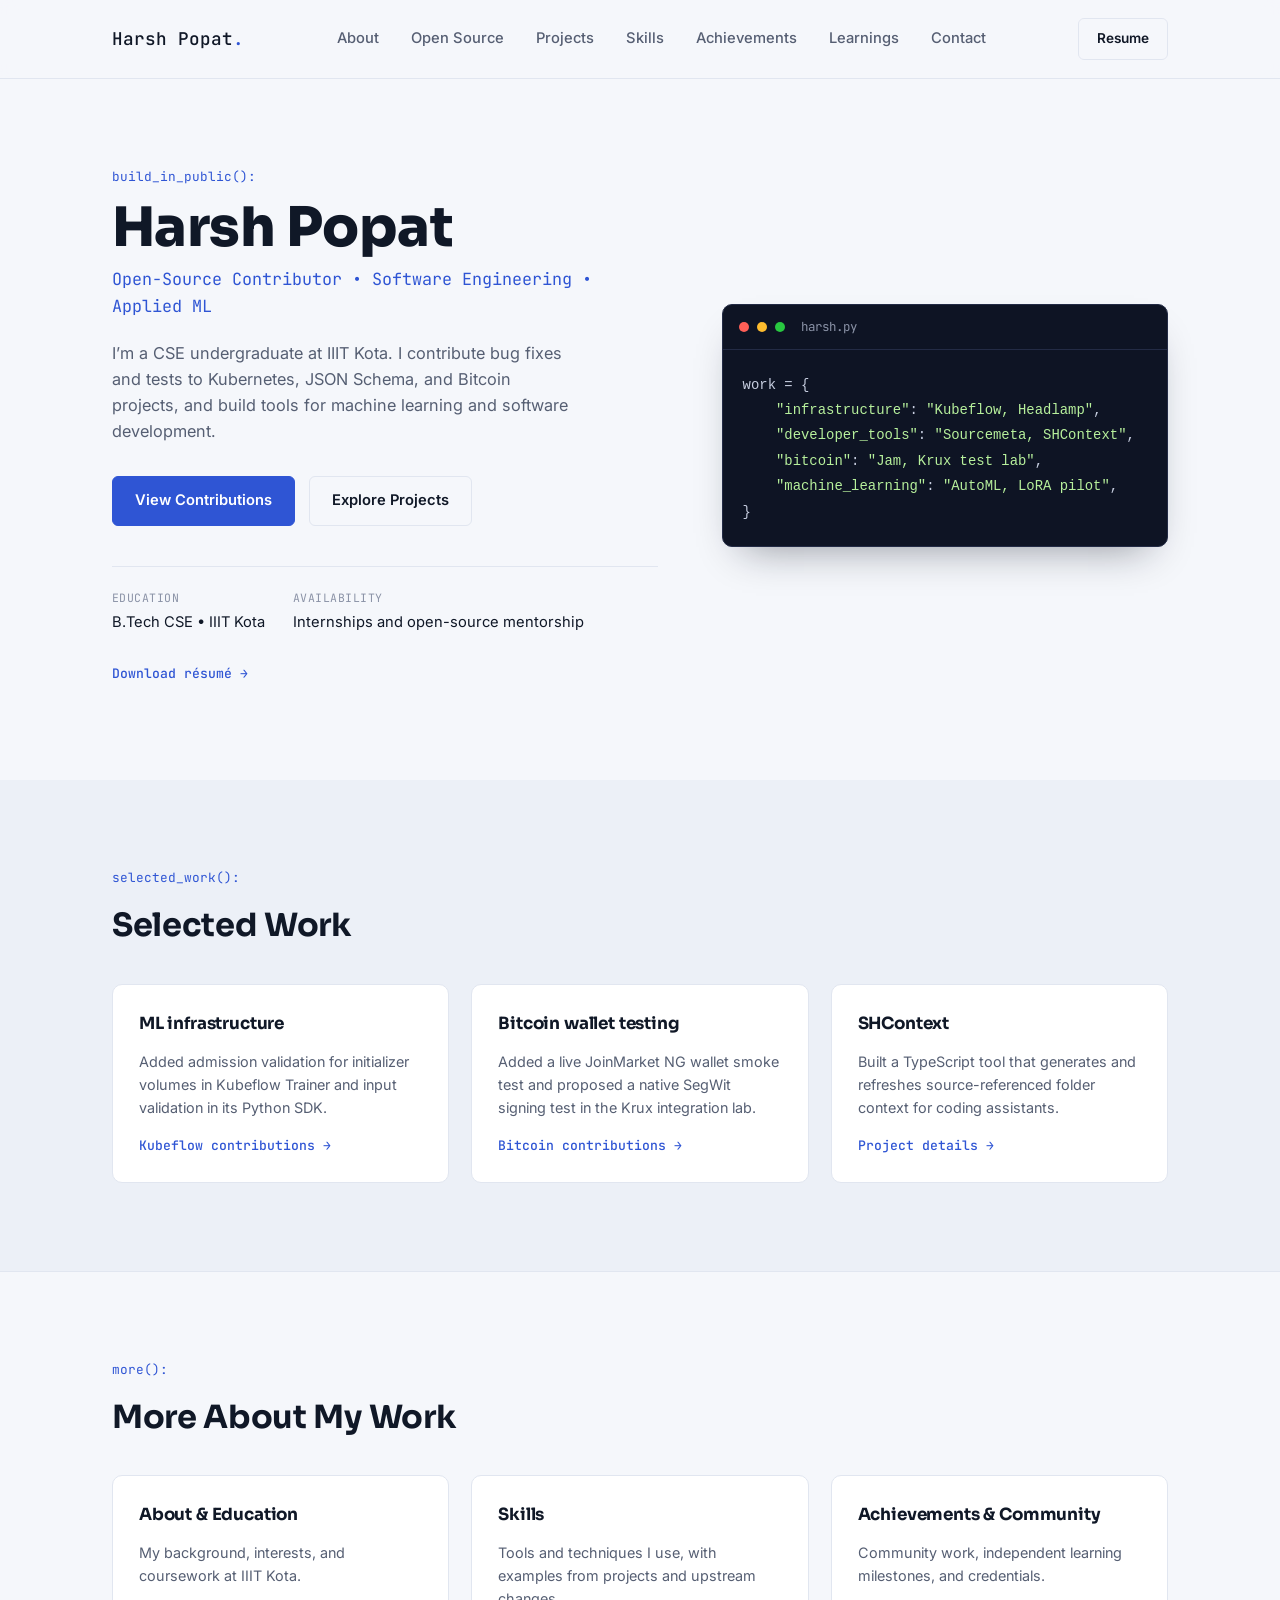
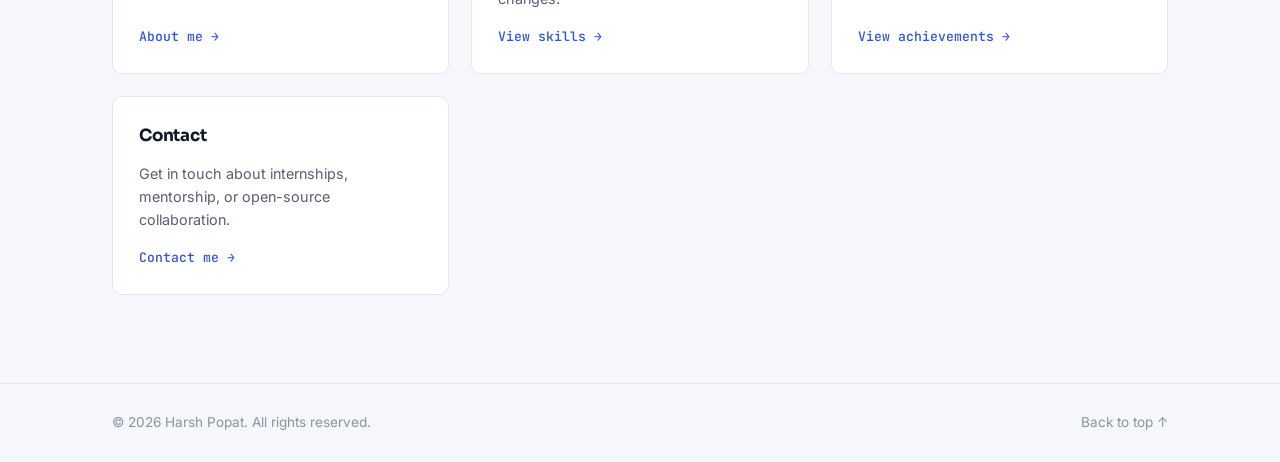
<file: index.html>
<!DOCTYPE html>
<html lang="en">
<head>
  <meta charset="UTF-8">
  <meta name="viewport" content="width=device-width, initial-scale=1.0">
  <title>Harsh Popat | Open Source, Software Engineering &amp; ML</title>
  <meta name="description" content="Harsh Popat, IIIT Kota CSE undergraduate working on open-source infrastructure, developer tools, Bitcoin software and applied machine learning.">
  <link rel="canonical" href="https://harshpopat.vercel.app/">
  <meta property="og:title" content="Harsh Popat | Open Source, Software Engineering &amp; ML">
  <meta property="og:description" content="Harsh Popat, IIIT Kota CSE undergraduate working on open-source infrastructure, developer tools, Bitcoin software and applied machine learning.">
  <meta property="og:url" content="https://harshpopat.vercel.app/">
  <meta property="og:type" content="website">
  <link rel="preconnect" href="https://fonts.googleapis.com">
  <link rel="preconnect" href="https://fonts.gstatic.com" crossorigin>
  <link href="https://fonts.googleapis.com/css2?family=Sora:wght@400;500;600;700;800&amp;family=Inter:wght@400;500;600&amp;family=JetBrains+Mono:wght@400;500&amp;display=swap" rel="stylesheet">
  <link rel="stylesheet" href="style.css">
</head>
<body>
<header class="site-header" id="top">
  <div class="header-inner">
    <a href="index.html" class="logo">Harsh Popat<span class="logo-dot">.</span></a>
    <nav class="nav" id="nav" aria-label="Main navigation">
      <a href="about.html">About</a>
      <a href="open-source.html">Open Source</a>
      <a href="projects.html">Projects</a>
      <a href="skills.html">Skills</a>
      <a href="achievements.html">Achievements</a>
      <a href="writings.html">Learnings</a>
      <a href="contact.html">Contact</a>
    </nav>
    <div class="header-actions">
      <a href="Harsh_Popat_Resume.pdf" class="btn btn-ghost" download>Resume</a>
      <button class="nav-toggle" id="navToggle" type="button" aria-label="Toggle menu" aria-expanded="false" aria-controls="nav">
        <span></span><span></span><span></span>
      </button>
    </div>
  </div>
</header>

<main>
  <section class="hero">
    <div class="hero-inner">
      <div class="hero-text">
        <p class="eyebrow">build_in_public():</p>
        <h1>Harsh Popat</h1>
        <p class="hero-role">Open-Source Contributor • Software Engineering • Applied ML</p>
        <p class="hero-desc">I’m a CSE undergraduate at IIIT Kota. I contribute bug fixes and tests to Kubernetes, JSON Schema, and Bitcoin projects, and build tools for machine learning and software development.</p>
        <div class="hero-cta">
          <a href="open-source.html" class="btn btn-primary">View Contributions</a>
          <a href="projects.html" class="btn btn-outline">Explore Projects</a>
        </div>
        <ul class="hero-meta">
          <li><span class="meta-label">Education</span> B.Tech CSE • IIIT Kota</li>
          <li><span class="meta-label">Availability</span> Internships and open-source mentorship</li>
          <li><a href="Harsh_Popat_Resume.pdf" class="project-link" download>Download résumé →</a></li>
        </ul>
      </div>
      <div class="hero-visual">
        <div class="code-card" aria-hidden="true">
          <div class="code-card-head">
            <span class="dot dot-r"></span><span class="dot dot-y"></span><span class="dot dot-g"></span>
            <span class="code-filename">harsh.py</span>
          </div>
<pre class="code-body"><code><span class="tok-var">work</span> = {
    <span class="tok-str">"infrastructure"</span>: <span class="tok-str">"Kubeflow, Headlamp"</span>,
    <span class="tok-str">"developer_tools"</span>: <span class="tok-str">"Sourcemeta, SHContext"</span>,
    <span class="tok-str">"bitcoin"</span>: <span class="tok-str">"Jam, Krux test lab"</span>,
    <span class="tok-str">"machine_learning"</span>: <span class="tok-str">"AutoML, LoRA pilot"</span>,
}</code></pre>
        </div>
      </div>
    </div>
  </section>
  <section class="section section-alt">
    <div class="section-inner">
      <p class="eyebrow">selected_work():</p>
      <h2>Selected Work</h2>
      <div class="projects-grid">
        <article class="project-card" id="experience">
          <h3>ML infrastructure</h3>
          <p>Added admission validation for initializer volumes in Kubeflow Trainer and input validation in its Python SDK.</p>
          <a class="project-link" href="open-source.html#kubeflow">Kubeflow contributions →</a>
        </article>
        <article class="project-card">
          <h3>Bitcoin wallet testing</h3>
          <p>Added a live JoinMarket NG wallet smoke test and proposed a native SegWit signing test in the Krux integration lab.</p>
          <a class="project-link" href="open-source.html#bitcoin">Bitcoin contributions →</a>
        </article>
        <article class="project-card" id="projects">
          <h3>SHContext</h3>
          <p>Built a TypeScript tool that generates and refreshes source-referenced folder context for coding assistants.</p>
          <a class="project-link" href="projects.html#shcontext">Project details →</a>
        </article>
      </div>
    </div>
  </section>
  <section class="section" id="more">
    <div class="section-inner">
      <p class="eyebrow">more():</p>
      <h2>More About My Work</h2>
      <div class="projects-grid">
        <article class="project-card" id="about">
          <h3>About &amp; Education</h3>
          <p>My background, interests, and coursework at IIIT Kota.</p>
          <a class="project-link" href="about.html">About me →</a>
        </article>
        <article class="project-card" id="skills">
          <h3>Skills</h3>
          <p>Tools and techniques I use, with examples from projects and upstream changes.</p>
          <a class="project-link" href="skills.html">View skills →</a>
        </article>
        <article class="project-card" id="certifications">
          <h3>Achievements &amp; Community</h3>
          <p>Community work, independent learning milestones, and credentials.</p>
          <a class="project-link" href="achievements.html">View achievements →</a>
        </article>
        <article class="project-card" id="contact">
          <h3>Contact</h3>
          <p>Get in touch about internships, mentorship, or open-source collaboration.</p>
          <a class="project-link" href="contact.html">Contact me →</a>
        </article>
      </div>
    </div>
  </section>

</main>

<footer class="site-footer">
  <div class="section-inner footer-inner">
    <span>© <span id="year"></span> Harsh Popat. All rights reserved.</span>
    <a href="#top">Back to top ↑</a>
  </div>
</footer>
<script src="script.js"></script>
</body>
</html>
</file>
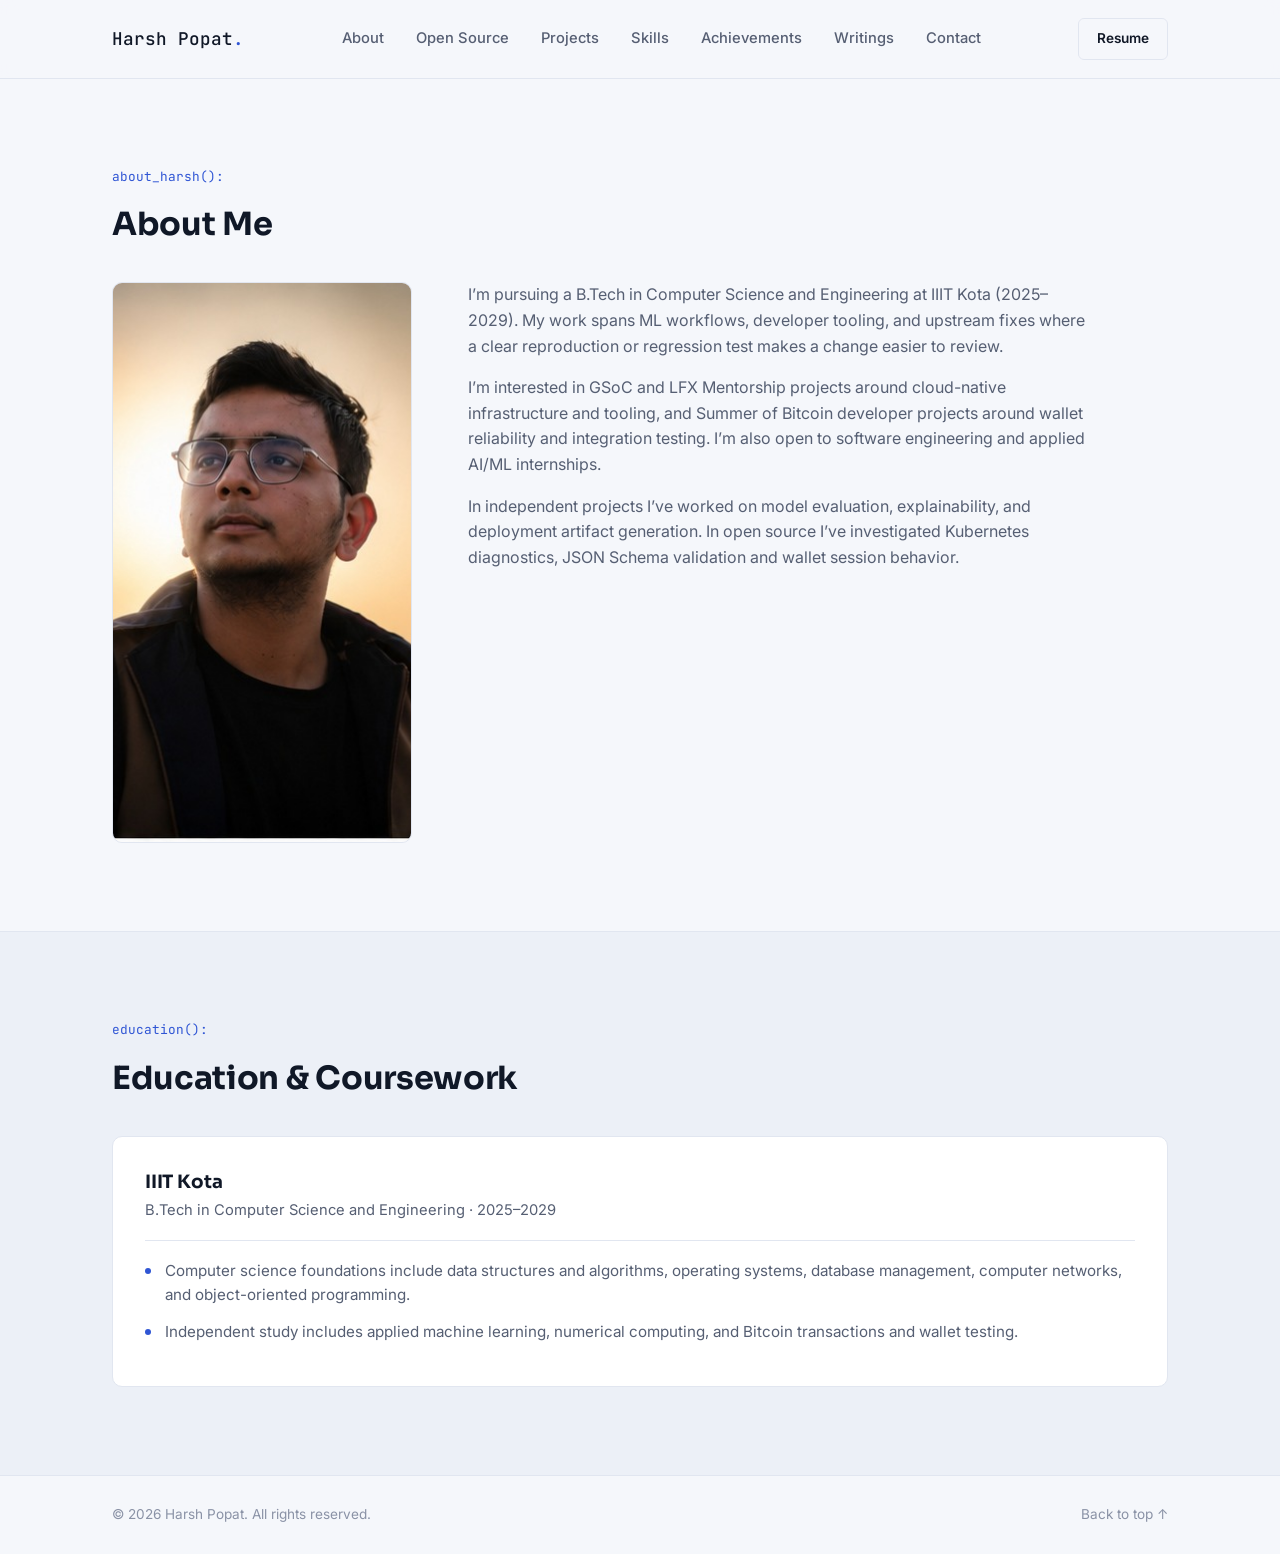
<file: about.html>
<!DOCTYPE html>
<html lang="en">
<head>
  <meta charset="UTF-8">
  <meta name="viewport" content="width=device-width, initial-scale=1.0">
  <title>About | Harsh Popat</title>
  <meta name="description" content="Education, background and current interests of Harsh Popat, a CSE undergraduate at IIIT Kota.">
  <link rel="canonical" href="https://harshpopat.vercel.app/about.html">
  <meta property="og:title" content="About | Harsh Popat">
  <meta property="og:description" content="Education, background and current interests of Harsh Popat, a CSE undergraduate at IIIT Kota.">
  <meta property="og:url" content="https://harshpopat.vercel.app/about.html">
  <meta property="og:type" content="website">
  <link rel="preconnect" href="https://fonts.googleapis.com">
  <link rel="preconnect" href="https://fonts.gstatic.com" crossorigin>
  <link href="https://fonts.googleapis.com/css2?family=Sora:wght@400;500;600;700;800&amp;family=Inter:wght@400;500;600&amp;family=JetBrains+Mono:wght@400;500&amp;display=swap" rel="stylesheet">
  <link rel="stylesheet" href="style.css">
</head>
<body>
<header class="site-header" id="top">
  <div class="header-inner">
    <a href="index.html" class="logo">Harsh Popat<span class="logo-dot">.</span></a>
    <nav class="nav" id="nav" aria-label="Main navigation">
      <a href="about.html" aria-current="page">About</a>
      <a href="open-source.html">Open Source</a>
      <a href="projects.html">Projects</a>
      <a href="skills.html">Skills</a>
      <a href="achievements.html">Achievements</a>
      <a href="writings.html">Writings</a>
      <a href="contact.html">Contact</a>
    </nav>
    <div class="header-actions">
      <a href="Harsh_Popat_Resume.pdf" class="btn btn-ghost" download>Resume</a>
      <button class="nav-toggle" id="navToggle" type="button" aria-label="Toggle menu" aria-expanded="false" aria-controls="nav">
        <span></span><span></span><span></span>
      </button>
    </div>
  </div>
</header>

<main>
  <section class="section">
    <div class="section-inner">
      <p class="eyebrow">about_harsh():</p>
      <h1>About Me</h1>
      <div class="about-grid">
        <div class="about-photo"><img src="images/me.jpg" width="702" height="561" alt="Portrait of Harsh Popat"></div>
        <div class="about-text">
          <p>I’m pursuing a B.Tech in Computer Science and Engineering at IIIT Kota (2025–2029). My work spans ML workflows, developer tooling, and upstream fixes where a clear reproduction or regression test makes a change easier to review.</p>
          <p>I’m interested in GSoC and LFX Mentorship projects around cloud-native infrastructure and tooling, and Summer of Bitcoin developer projects around wallet reliability and integration testing. I’m also open to software engineering and applied AI/ML internships.</p>
          <p>In independent projects I’ve worked on model evaluation, explainability, and deployment artifact generation. In open source I’ve investigated Kubernetes diagnostics, JSON Schema validation and wallet session behavior.</p>
        </div>
      </div>
    </div>
  </section>
  <section class="section section-alt">
    <div class="section-inner">
      <p class="eyebrow">education():</p>
      <h2>Education &amp; Coursework</h2>
      <article class="exp-item">
        <div class="exp-head">
          <div><h3>IIIT Kota</h3><p class="exp-sub">B.Tech in Computer Science and Engineering · 2025–2029</p></div>
        </div>
        <ul class="exp-list">
          <li>Computer science foundations include data structures and algorithms, operating systems, database management, computer networks, and object-oriented programming.</li>
          <li>Independent study includes applied machine learning, numerical computing, and Bitcoin transactions and wallet testing.</li>
        </ul>
      </article>
    </div>
  </section>

</main>

<footer class="site-footer">
  <div class="section-inner footer-inner">
    <span>© <span id="year"></span> Harsh Popat. All rights reserved.</span>
    <a href="#top">Back to top ↑</a>
  </div>
</footer>
<script src="script.js"></script>
</body>
</html>
</file>
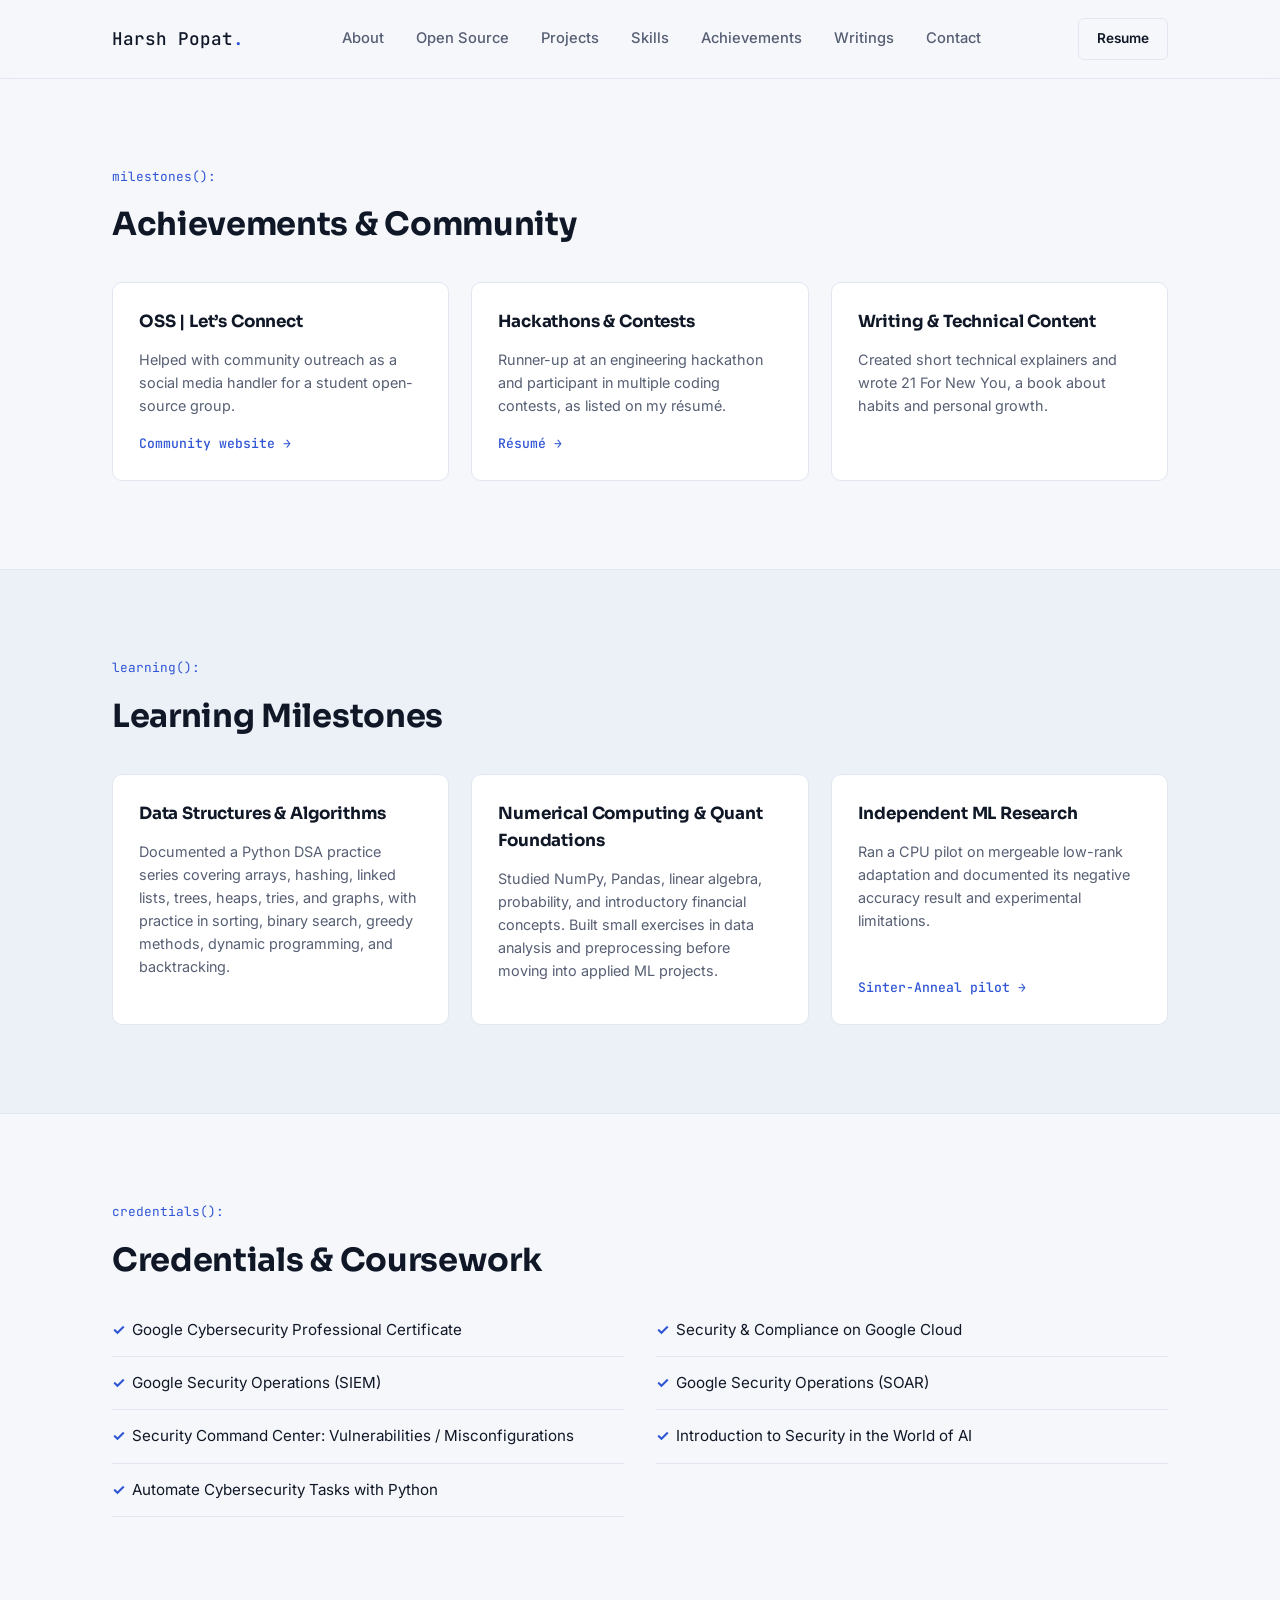
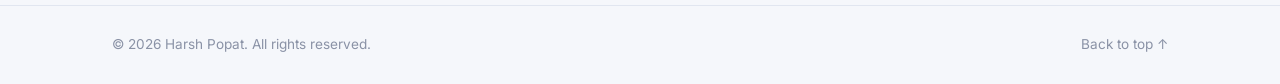
<file: achievements.html>
<!DOCTYPE html>
<html lang="en">
<head>
  <meta charset="UTF-8">
  <meta name="viewport" content="width=device-width, initial-scale=1.0">
  <title>Achievements | Harsh Popat</title>
  <meta name="description" content="Community work, credentials, independent study and milestones by Harsh Popat.">
  <link rel="canonical" href="https://harshpopat.vercel.app/achievements.html">
  <meta property="og:title" content="Achievements | Harsh Popat">
  <meta property="og:description" content="Community work, credentials, independent study and milestones by Harsh Popat.">
  <meta property="og:url" content="https://harshpopat.vercel.app/achievements.html">
  <meta property="og:type" content="website">
  <link rel="preconnect" href="https://fonts.googleapis.com">
  <link rel="preconnect" href="https://fonts.gstatic.com" crossorigin>
  <link href="https://fonts.googleapis.com/css2?family=Sora:wght@400;500;600;700;800&amp;family=Inter:wght@400;500;600&amp;family=JetBrains+Mono:wght@400;500&amp;display=swap" rel="stylesheet">
  <link rel="stylesheet" href="style.css">
</head>
<body>
<header class="site-header" id="top">
  <div class="header-inner">
    <a href="index.html" class="logo">Harsh Popat<span class="logo-dot">.</span></a>
    <nav class="nav" id="nav" aria-label="Main navigation">
      <a href="about.html">About</a>
      <a href="open-source.html">Open Source</a>
      <a href="projects.html">Projects</a>
      <a href="skills.html">Skills</a>
      <a href="achievements.html" aria-current="page">Achievements</a>
      <a href="writings.html">Writings</a>
      <a href="contact.html">Contact</a>
    </nav>
    <div class="header-actions">
      <a href="Harsh_Popat_Resume.pdf" class="btn btn-ghost" download>Resume</a>
      <button class="nav-toggle" id="navToggle" type="button" aria-label="Toggle menu" aria-expanded="false" aria-controls="nav">
        <span></span><span></span><span></span>
      </button>
    </div>
  </div>
</header>

<main>
  <section class="section">
    <div class="section-inner">
      <p class="eyebrow">milestones():</p>
      <h1>Achievements &amp; Community</h1>
      <div class="projects-grid">
        <article class="project-card">
          <h3>OSS | Let’s Connect</h3>
          <p>Helped with community outreach as a social media handler for a student open-source group.</p>
          <a class="project-link" href="https://oss-website-navy.vercel.app/">Community website →</a>
        </article>
        <article class="project-card">
          <h3>Hackathons &amp; Contests</h3>
          <p>Runner-up at an engineering hackathon and participant in multiple coding contests, as listed on my résumé.</p>
          <a class="project-link" href="Harsh_Popat_Resume.pdf">Résumé →</a>
        </article>
        <article class="project-card">
          <h3>Writing &amp; Technical Content</h3>
          <p>Created short technical explainers and wrote 21 For New You, a book about habits and personal growth.</p>
        </article>
      </div>
    </div>
  </section>
  <section class="section section-alt" id="learning">
    <div class="section-inner">
      <p class="eyebrow">learning():</p>
      <h2>Learning Milestones</h2>
      <div class="projects-grid">
        <article class="project-card">
          <h3>Data Structures &amp; Algorithms</h3>
          <p>Documented a Python DSA practice series covering arrays, hashing, linked lists, trees, heaps, tries, and graphs, with practice in sorting, binary search, greedy methods, dynamic programming, and backtracking.</p>
        </article>
        <article class="project-card">
          <h3>Numerical Computing &amp; Quant Foundations</h3>
          <p>Studied NumPy, Pandas, linear algebra, probability, and introductory financial concepts. Built small exercises in data analysis and preprocessing before moving into applied ML projects.</p>
        </article>
        <article class="project-card">
          <h3>Independent ML Research</h3>
          <p>Ran a CPU pilot on mergeable low-rank adaptation and documented its negative accuracy result and experimental limitations.</p>
          <a class="project-link" href="projects.html#research">Sinter-Anneal pilot →</a>
        </article>
      </div>
    </div>
  </section>
  <section class="section" id="certifications">
    <div class="section-inner">
      <p class="eyebrow">credentials():</p>
      <h2>Credentials &amp; Coursework</h2>
      <ul class="cert-list">
        <li>Google Cybersecurity Professional Certificate</li>
        <li>Security &amp; Compliance on Google Cloud</li>
        <li>Google Security Operations (SIEM)</li>
        <li>Google Security Operations (SOAR)</li>
        <li>Security Command Center: Vulnerabilities / Misconfigurations</li>
        <li>Introduction to Security in the World of AI</li>
        <li>Automate Cybersecurity Tasks with Python</li>
      </ul>
    </div>
  </section>

</main>

<footer class="site-footer">
  <div class="section-inner footer-inner">
    <span>© <span id="year"></span> Harsh Popat. All rights reserved.</span>
    <a href="#top">Back to top ↑</a>
  </div>
</footer>
<script src="script.js"></script>
</body>
</html>
</file>
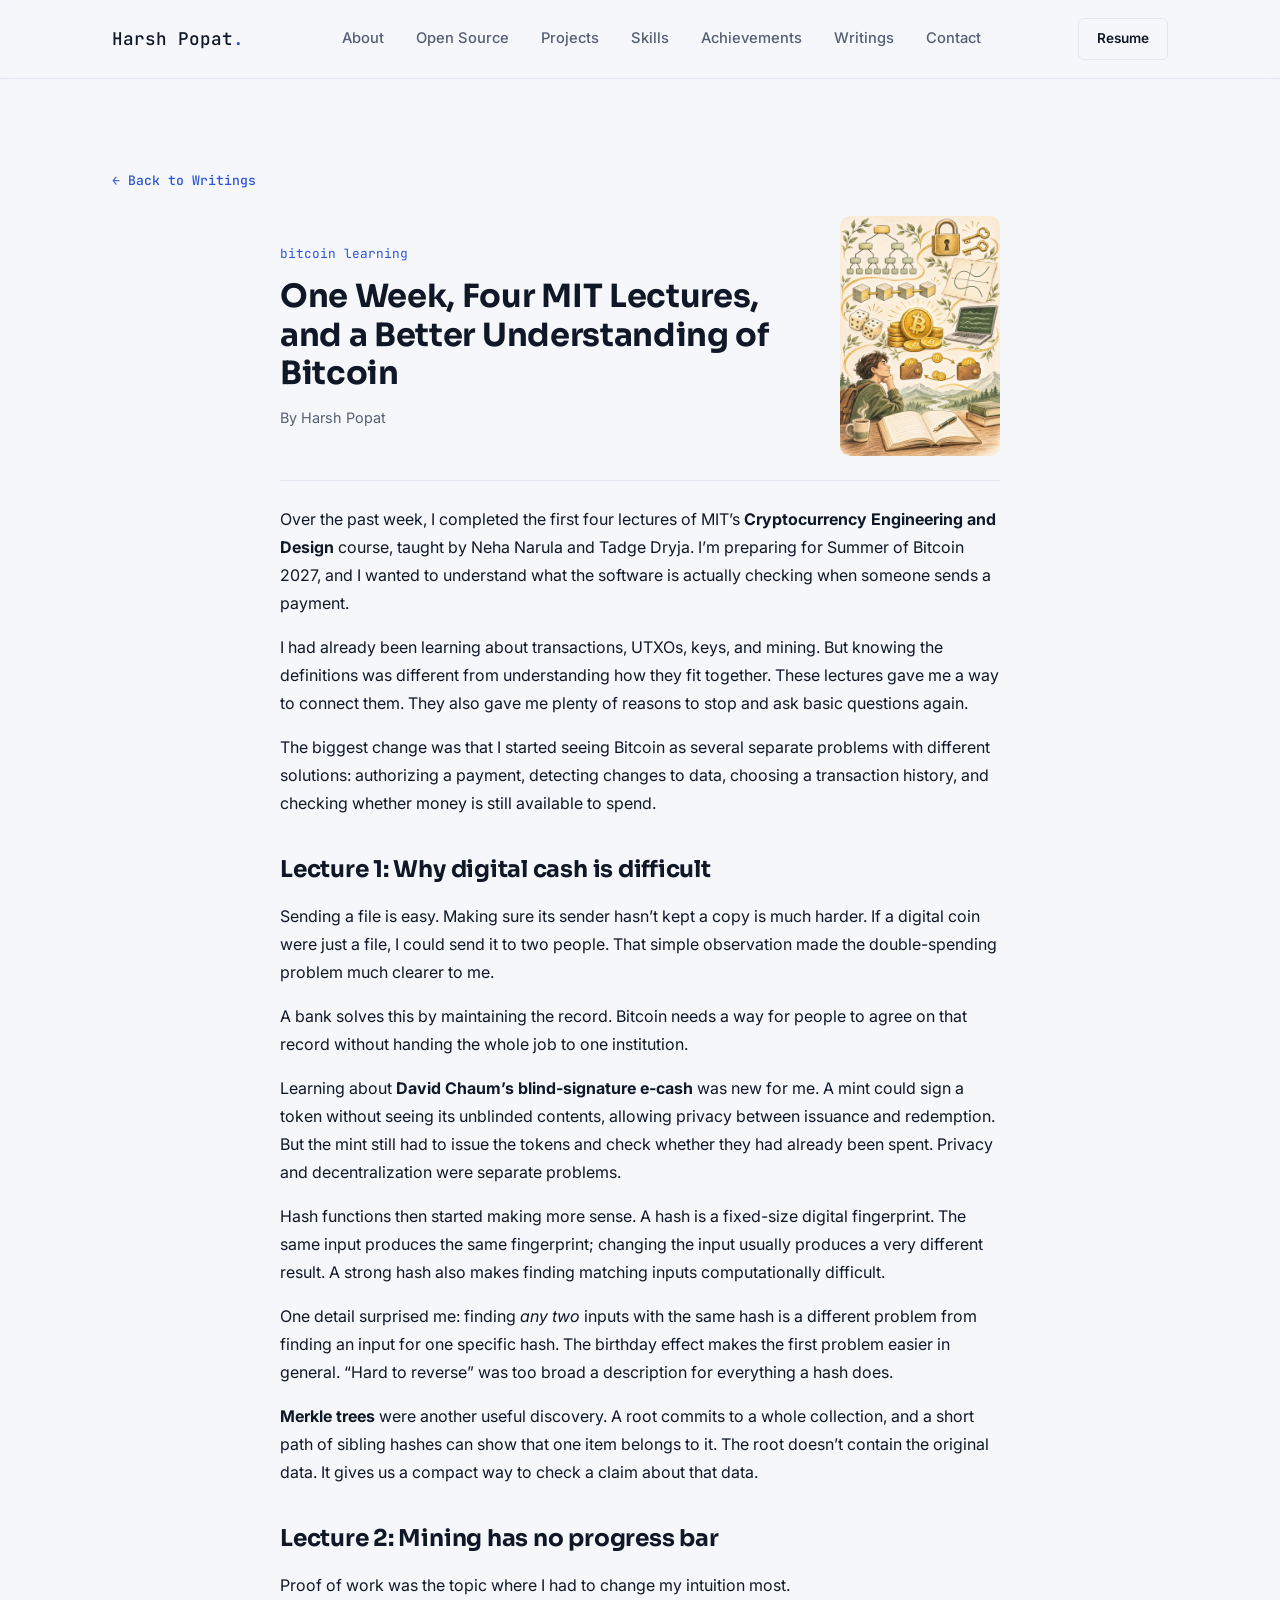
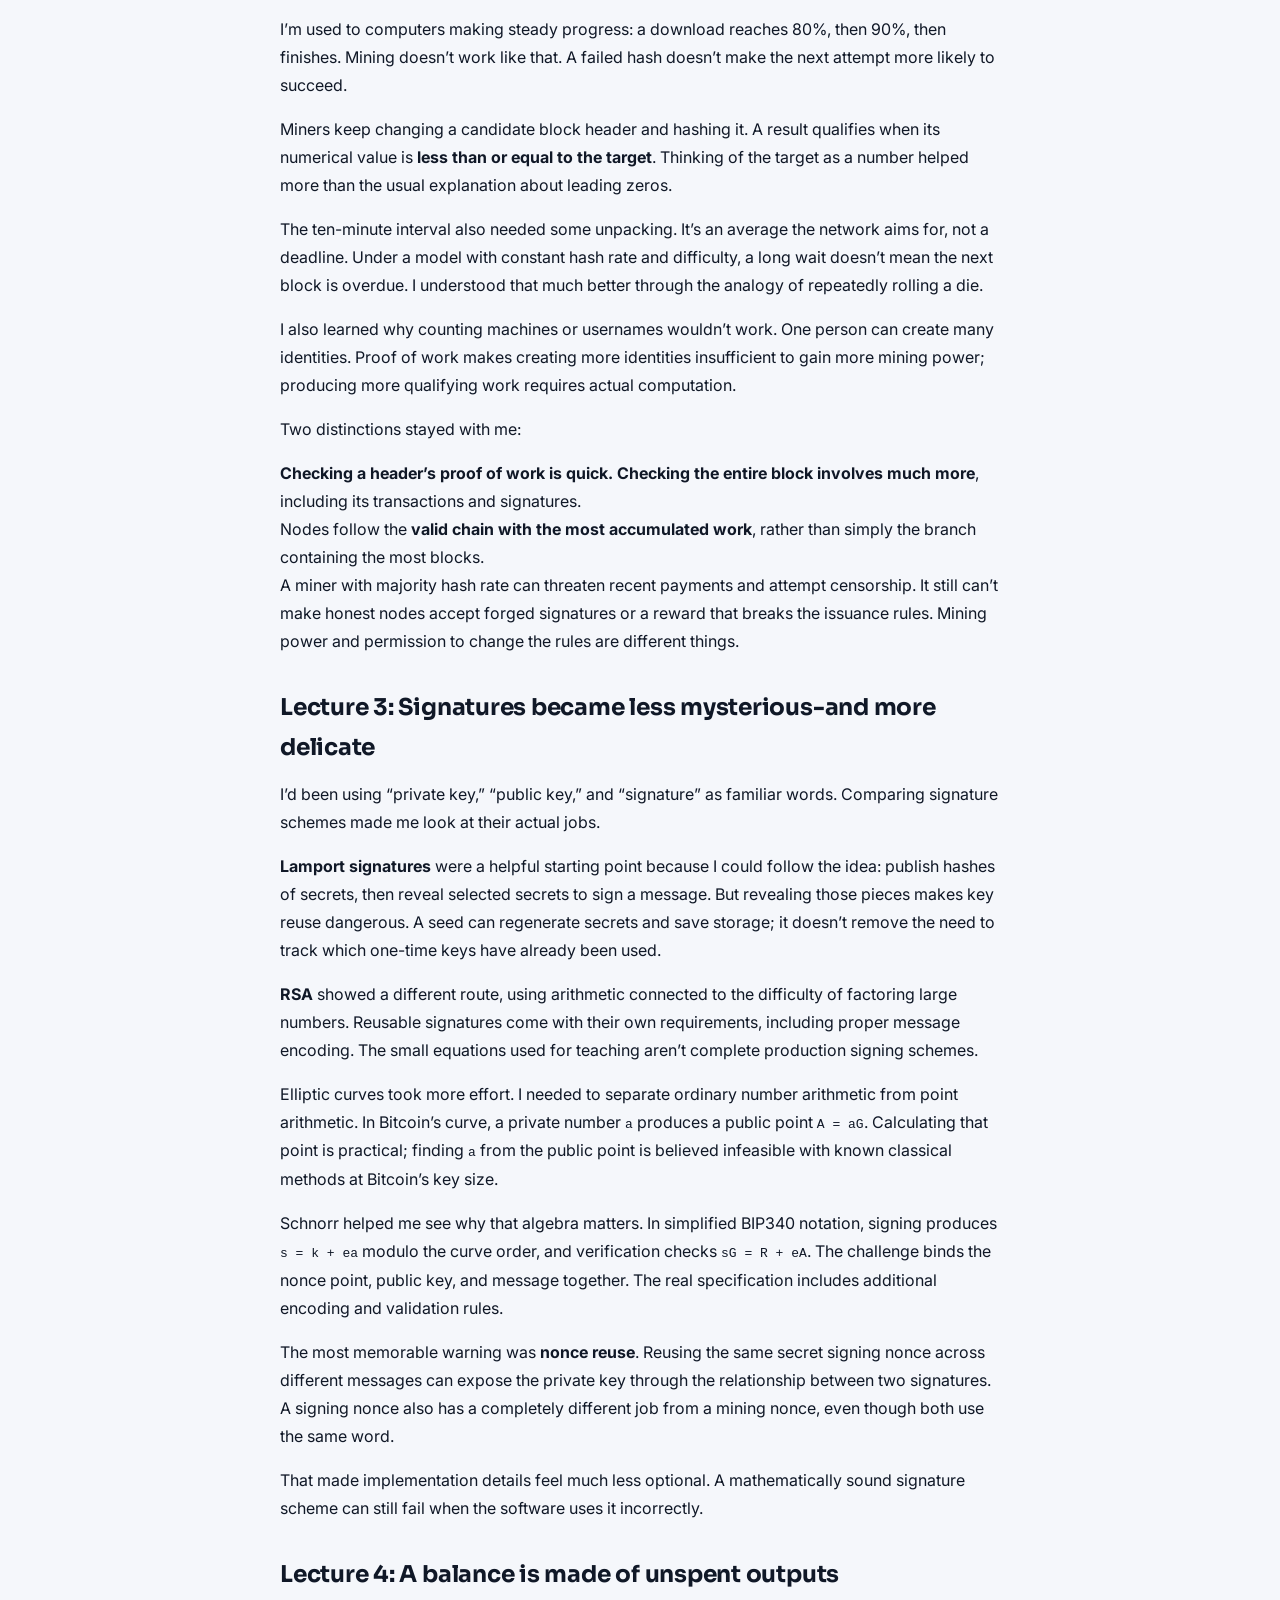
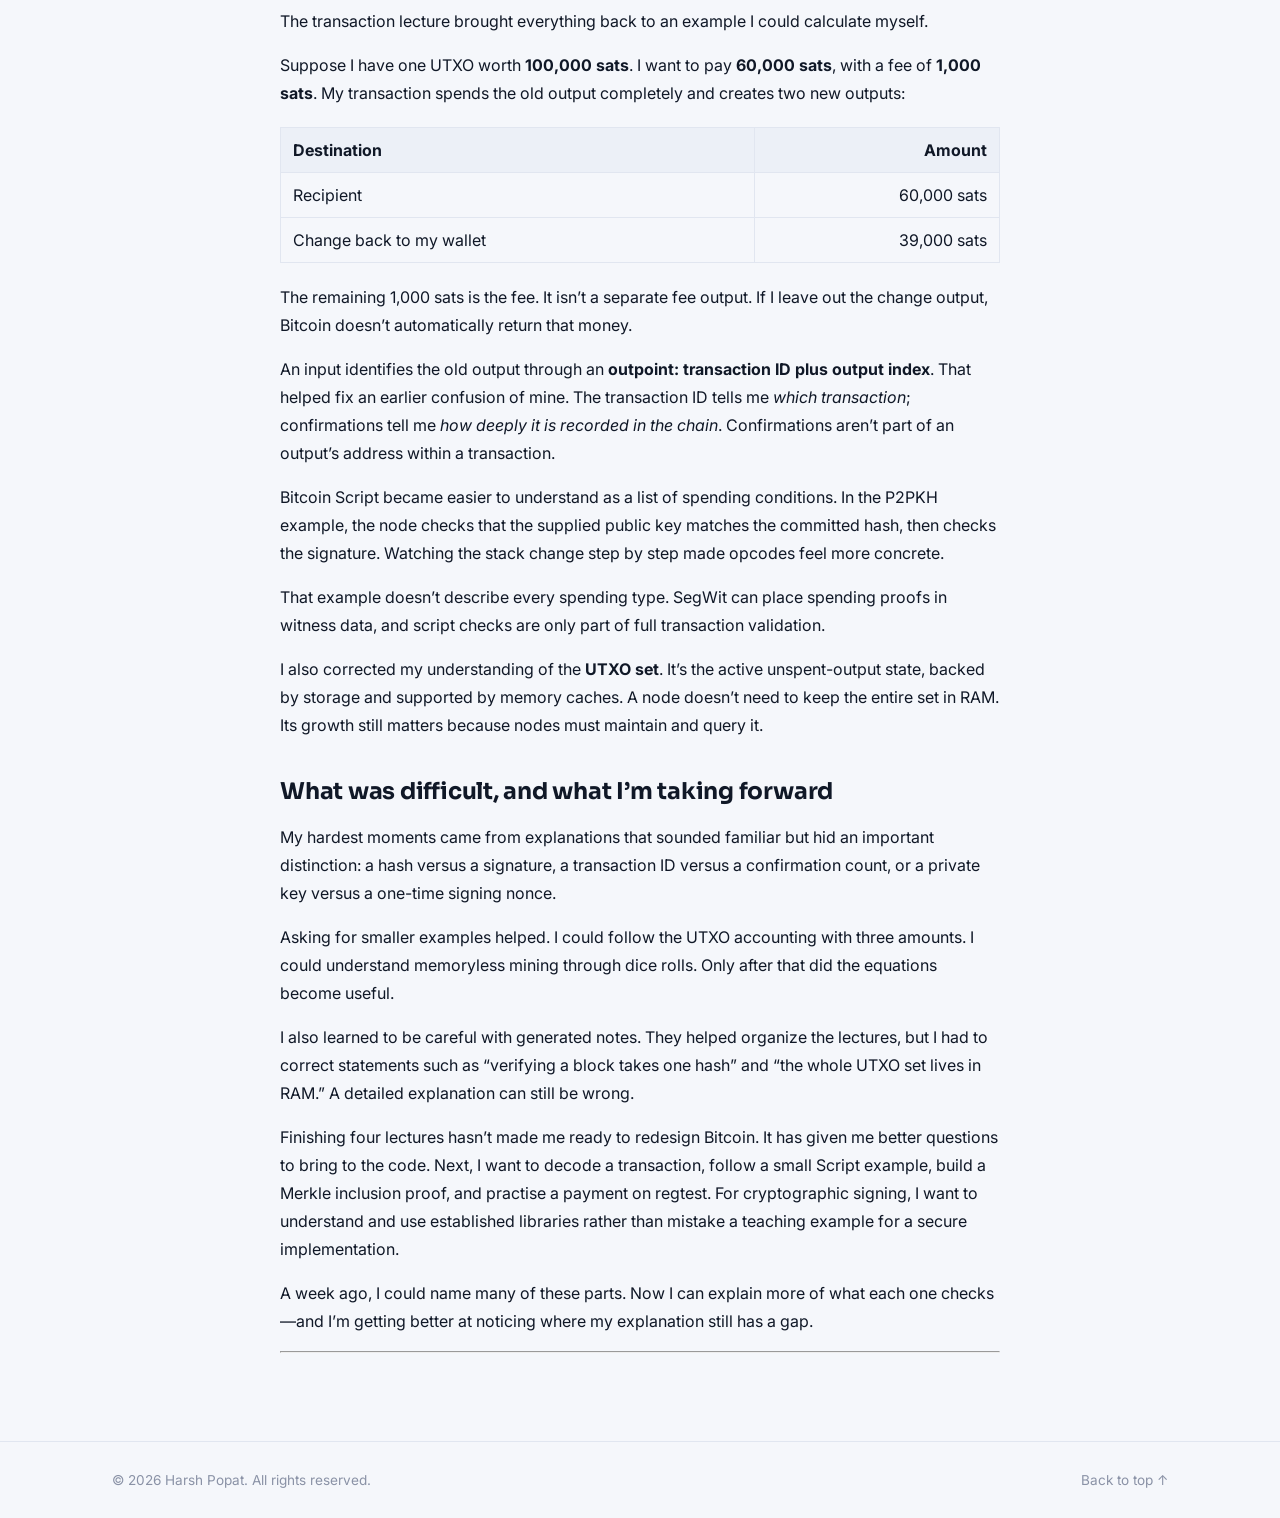
<file: bitcoin-lectures.html>
<!DOCTYPE html>
<html lang="en">
<head>
  <meta charset="UTF-8">
  <meta name="viewport" content="width=device-width, initial-scale=1.0">
  <title>One Week, Four MIT Lectures, and a Better Understanding of Bitcoin | Harsh Popat</title>
  <meta name="description" content="What I learned from four MIT Bitcoin lectures in one week, from digital cash and mining to signatures, UTXOs, and the questions I still want to explore.">
  <link rel="canonical" href="https://harshpopat.vercel.app/bitcoin-lectures.html">
  <meta property="og:title" content="One Week, Four MIT Lectures, and a Better Understanding of Bitcoin | Harsh Popat">
  <meta property="og:description" content="What I learned from four MIT Bitcoin lectures in one week, from digital cash and mining to signatures, UTXOs, and the questions I still want to explore.">
  <meta property="og:url" content="https://harshpopat.vercel.app/bitcoin-lectures.html">
  <meta property="og:type" content="article">
  <meta property="og:image" content="https://harshpopat.vercel.app/images/bitcoin-lectures.webp">
  <meta property="og:image:alt" content="Cream-paper illustration of Bitcoin coins, a Merkle tree, keys, blocks, dice, wallets, and a student notebook">
  <link rel="preconnect" href="https://fonts.googleapis.com">
  <link rel="preconnect" href="https://fonts.gstatic.com" crossorigin>
  <link href="https://fonts.googleapis.com/css2?family=Sora:wght@400;500;600;700;800&amp;family=Inter:wght@400;500;600&amp;family=JetBrains+Mono:wght@400;500&amp;display=swap" rel="stylesheet">
  <link rel="stylesheet" href="style.css">
</head>
<body>
<header class="site-header" id="top">
  <div class="header-inner">
    <a href="index.html" class="logo">Harsh Popat<span class="logo-dot">.</span></a>
    <nav class="nav" id="nav" aria-label="Main navigation">
      <a href="about.html">About</a>
      <a href="open-source.html">Open Source</a>
      <a href="projects.html">Projects</a>
      <a href="skills.html">Skills</a>
      <a href="achievements.html">Achievements</a>
      <a href="writings.html" aria-current="location">Writings</a>
      <a href="contact.html">Contact</a>
    </nav>
    <div class="header-actions">
      <a href="Harsh_Popat_Resume.pdf" class="btn btn-ghost" download>Resume</a>
      <button class="nav-toggle" id="navToggle" type="button" aria-label="Toggle menu" aria-expanded="false" aria-controls="nav">
        <span></span><span></span><span></span>
      </button>
    </div>
  </div>
</header>

<main class="section">
  <div class="section-inner">
    <a class="project-link" href="writings.html">← Back to Writings</a>
    <article class="writing-article">
<header class="writing-article-header">
<div><p class="eyebrow">Bitcoin learning</p><h1>One Week, Four MIT Lectures, and a Better Understanding of Bitcoin</h1><p class="writing-byline">By Harsh Popat</p></div>
<img src="images/bitcoin-lectures.webp" width="768" height="1152" alt="Cream-paper illustration of Bitcoin coins, a Merkle tree, keys, blocks, dice, wallets, and a student notebook">
</header>
<p>Over the past week, I completed the first four lectures of MIT’s <strong>Cryptocurrency Engineering and Design</strong> course, taught by Neha Narula and Tadge Dryja. I’m preparing for Summer of Bitcoin 2027, and I wanted to understand what the software is actually checking when someone sends a payment.</p>
<p>I had already been learning about transactions, UTXOs, keys, and mining. But knowing the definitions was different from understanding how they fit together. These lectures gave me a way to connect them. They also gave me plenty of reasons to stop and ask basic questions again.</p>
<p>The biggest change was that I started seeing Bitcoin as several separate problems with different solutions: authorizing a payment, detecting changes to data, choosing a transaction history, and checking whether money is still available to spend.</p>
<h2 id="lecture-1-why-digital-cash-is-difficult">Lecture 1: Why digital cash is difficult</h2>
<p>Sending a file is easy. Making sure its sender hasn’t kept a copy is much harder. If a digital coin were just a file, I could send it to two people. That simple observation made the double-spending problem much clearer to me.</p>
<p>A bank solves this by maintaining the record. Bitcoin needs a way for people to agree on that record without handing the whole job to one institution.</p>
<p>Learning about <strong>David Chaum’s blind-signature e-cash</strong> was new for me. A mint could sign a token without seeing its unblinded contents, allowing privacy between issuance and redemption. But the mint still had to issue the tokens and check whether they had already been spent. Privacy and decentralization were separate problems.</p>
<p>Hash functions then started making more sense. A hash is a fixed-size digital fingerprint. The same input produces the same fingerprint; changing the input usually produces a very different result. A strong hash also makes finding matching inputs computationally difficult.</p>
<p>One detail surprised me: finding <em>any two</em> inputs with the same hash is a different problem from finding an input for one specific hash. The birthday effect makes the first problem easier in general. “Hard to reverse” was too broad a description for everything a hash does.</p>
<p><strong>Merkle trees</strong> were another useful discovery. A root commits to a whole collection, and a short path of sibling hashes can show that one item belongs to it. The root doesn’t contain the original data. It gives us a compact way to check a claim about that data.</p>
<h2 id="lecture-2-mining-has-no-progress-bar">Lecture 2: Mining has no progress bar</h2>
<p>Proof of work was the topic where I had to change my intuition most.</p>
<p>I’m used to computers making steady progress: a download reaches 80%, then 90%, then finishes. Mining doesn’t work like that. A failed hash doesn’t make the next attempt more likely to succeed.</p>
<p>Miners keep changing a candidate block header and hashing it. A result qualifies when its numerical value is <strong>less than or equal to the target</strong>. Thinking of the target as a number helped more than the usual explanation about leading zeros.</p>
<p>The ten-minute interval also needed some unpacking. It’s an average the network aims for, not a deadline. Under a model with constant hash rate and difficulty, a long wait doesn’t mean the next block is overdue. I understood that much better through the analogy of repeatedly rolling a die.</p>
<p>I also learned why counting machines or usernames wouldn’t work. One person can create many identities. Proof of work makes creating more identities insufficient to gain more mining power; producing more qualifying work requires actual computation.</p>
<p>Two distinctions stayed with me:</p>
<ul>
<li><strong>Checking a header’s proof of work is quick. Checking the entire block involves much more</strong>, including its transactions and signatures.</li>
<li>Nodes follow the <strong>valid chain with the most accumulated work</strong>, rather than simply the branch containing the most blocks.</li>
</ul>
<p>A miner with majority hash rate can threaten recent payments and attempt censorship. It still can’t make honest nodes accept forged signatures or a reward that breaks the issuance rules. Mining power and permission to change the rules are different things.</p>
<h2 id="lecture-3-signatures-became-less-mysteriousand-more-delicate">Lecture 3: Signatures became less mysterious-and more delicate</h2>
<p>I’d been using “private key,” “public key,” and “signature” as familiar words. Comparing signature schemes made me look at their actual jobs.</p>
<p><strong>Lamport signatures</strong> were a helpful starting point because I could follow the idea: publish hashes of secrets, then reveal selected secrets to sign a message. But revealing those pieces makes key reuse dangerous. A seed can regenerate secrets and save storage; it doesn’t remove the need to track which one-time keys have already been used.</p>
<p><strong>RSA</strong> showed a different route, using arithmetic connected to the difficulty of factoring large numbers. Reusable signatures come with their own requirements, including proper message encoding. The small equations used for teaching aren’t complete production signing schemes.</p>
<p>Elliptic curves took more effort. I needed to separate ordinary number arithmetic from point arithmetic. In Bitcoin’s curve, a private number <code>a</code> produces a public point <code>A = aG</code>. Calculating that point is practical; finding <code>a</code> from the public point is believed infeasible with known classical methods at Bitcoin’s key size.</p>
<p>Schnorr helped me see why that algebra matters. In simplified BIP340 notation, signing produces <code>s = k + ea</code> modulo the curve order, and verification checks <code>sG = R + eA</code>. The challenge binds the nonce point, public key, and message together. The real specification includes additional encoding and validation rules.</p>
<p>The most memorable warning was <strong>nonce reuse</strong>. Reusing the same secret signing nonce across different messages can expose the private key through the relationship between two signatures. A signing nonce also has a completely different job from a mining nonce, even though both use the same word.</p>
<p>That made implementation details feel much less optional. A mathematically sound signature scheme can still fail when the software uses it incorrectly.</p>
<h2 id="lecture-4-a-balance-is-made-of-unspent-outputs">Lecture 4: A balance is made of unspent outputs</h2>
<p>The transaction lecture brought everything back to an example I could calculate myself.</p>
<p>Suppose I have one UTXO worth <strong>100,000 sats</strong>. I want to pay <strong>60,000 sats</strong>, with a fee of <strong>1,000 sats</strong>. My transaction spends the old output completely and creates two new outputs:</p>
<table>
<thead>
<tr class="header">
<th>Destination</th>
<th style="text-align: right;">Amount</th>
</tr>
</thead>
<tbody>
<tr class="odd">
<td>Recipient</td>
<td style="text-align: right;">60,000 sats</td>
</tr>
<tr class="even">
<td>Change back to my wallet</td>
<td style="text-align: right;">39,000 sats</td>
</tr>
</tbody>
</table>
<p>The remaining 1,000 sats is the fee. It isn’t a separate fee output. If I leave out the change output, Bitcoin doesn’t automatically return that money.</p>
<p>An input identifies the old output through an <strong>outpoint: transaction ID plus output index</strong>. That helped fix an earlier confusion of mine. The transaction ID tells me <em>which transaction</em>; confirmations tell me <em>how deeply it is recorded in the chain</em>. Confirmations aren’t part of an output’s address within a transaction.</p>
<p>Bitcoin Script became easier to understand as a list of spending conditions. In the P2PKH example, the node checks that the supplied public key matches the committed hash, then checks the signature. Watching the stack change step by step made opcodes feel more concrete.</p>
<p>That example doesn’t describe every spending type. SegWit can place spending proofs in witness data, and script checks are only part of full transaction validation.</p>
<p>I also corrected my understanding of the <strong>UTXO set</strong>. It’s the active unspent-output state, backed by storage and supported by memory caches. A node doesn’t need to keep the entire set in RAM. Its growth still matters because nodes must maintain and query it.</p>
<h2 id="what-was-difficult-and-what-im-taking-forward">What was difficult, and what I’m taking forward</h2>
<p>My hardest moments came from explanations that sounded familiar but hid an important distinction: a hash versus a signature, a transaction ID versus a confirmation count, or a private key versus a one-time signing nonce.</p>
<p>Asking for smaller examples helped. I could follow the UTXO accounting with three amounts. I could understand memoryless mining through dice rolls. Only after that did the equations become useful.</p>
<p>I also learned to be careful with generated notes. They helped organize the lectures, but I had to correct statements such as “verifying a block takes one hash” and “the whole UTXO set lives in RAM.” A detailed explanation can still be wrong.</p>
<p>Finishing four lectures hasn’t made me ready to redesign Bitcoin. It has given me better questions to bring to the code. Next, I want to decode a transaction, follow a small Script example, build a Merkle inclusion proof, and practise a payment on regtest. For cryptographic signing, I want to understand and use established libraries rather than mistake a teaching example for a secure implementation.</p>
<p>A week ago, I could name many of these parts. Now I can explain more of what each one checks—and I’m getting better at noticing where my explanation still has a gap.</p>
<hr />
</article>
  </div>
</main>

<footer class="site-footer">
  <div class="section-inner footer-inner">
    <span>© <span id="year"></span> Harsh Popat. All rights reserved.</span>
    <a href="#top">Back to top ↑</a>
  </div>
</footer>
<script src="script.js"></script>
</body>
</html>
</file>
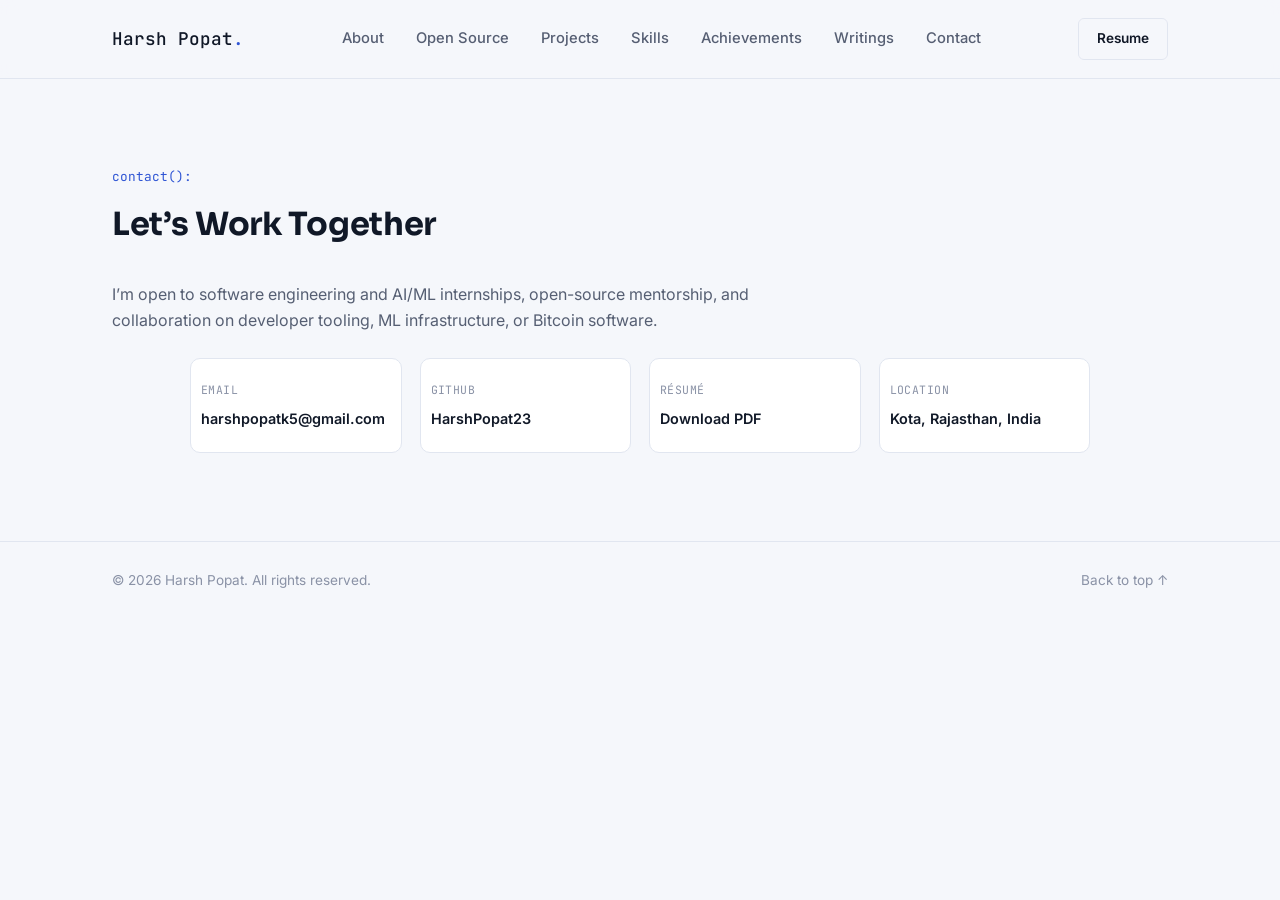
<file: contact.html>
<!DOCTYPE html>
<html lang="en">
<head>
  <meta charset="UTF-8">
  <meta name="viewport" content="width=device-width, initial-scale=1.0">
  <title>Contact | Harsh Popat</title>
  <meta name="description" content="Contact Harsh Popat about open-source mentorship, internships and collaboration.">
  <link rel="canonical" href="https://harshpopat.vercel.app/contact.html">
  <meta property="og:title" content="Contact | Harsh Popat">
  <meta property="og:description" content="Contact Harsh Popat about open-source mentorship, internships and collaboration.">
  <meta property="og:url" content="https://harshpopat.vercel.app/contact.html">
  <meta property="og:type" content="website">
  <link rel="preconnect" href="https://fonts.googleapis.com">
  <link rel="preconnect" href="https://fonts.gstatic.com" crossorigin>
  <link href="https://fonts.googleapis.com/css2?family=Sora:wght@400;500;600;700;800&amp;family=Inter:wght@400;500;600&amp;family=JetBrains+Mono:wght@400;500&amp;display=swap" rel="stylesheet">
  <link rel="stylesheet" href="style.css">
</head>
<body>
<header class="site-header" id="top">
  <div class="header-inner">
    <a href="index.html" class="logo">Harsh Popat<span class="logo-dot">.</span></a>
    <nav class="nav" id="nav" aria-label="Main navigation">
      <a href="about.html">About</a>
      <a href="open-source.html">Open Source</a>
      <a href="projects.html">Projects</a>
      <a href="skills.html">Skills</a>
      <a href="achievements.html">Achievements</a>
      <a href="writings.html">Writings</a>
      <a href="contact.html" aria-current="page">Contact</a>
    </nav>
    <div class="header-actions">
      <a href="Harsh_Popat_Resume.pdf" class="btn btn-ghost" download>Resume</a>
      <button class="nav-toggle" id="navToggle" type="button" aria-label="Toggle menu" aria-expanded="false" aria-controls="nav">
        <span></span><span></span><span></span>
      </button>
    </div>
  </div>
</header>

<main>
  <section class="section">
    <div class="section-inner">
      <p class="eyebrow">contact():</p>
      <h1>Let’s Work Together</h1>
      <p class="section-description">I’m open to software engineering and AI/ML internships, open-source mentorship, and collaboration on developer tooling, ML infrastructure, or Bitcoin software.</p>
      <div class="contact-grid">
        <a href="mailto:harshpopatk5@gmail.com" class="contact-item">
          <span class="contact-label">Email</span>
          <span class="contact-value">harshpopatk5@gmail.com</span>
        </a>
        <a href="https://github.com/HarshPopat23" class="contact-item">
          <span class="contact-label">GitHub</span>
          <span class="contact-value">HarshPopat23</span>
        </a>
        <a href="Harsh_Popat_Resume.pdf" class="contact-item" download>
          <span class="contact-label">Résumé</span>
          <span class="contact-value">Download PDF</span>
        </a>
        <div class="contact-item contact-item-static">
          <span class="contact-label">Location</span>
          <span class="contact-value">Kota, Rajasthan, India</span>
        </div>
      </div>
    </div>
  </section>

</main>

<footer class="site-footer">
  <div class="section-inner footer-inner">
    <span>© <span id="year"></span> Harsh Popat. All rights reserved.</span>
    <a href="#top">Back to top ↑</a>
  </div>
</footer>
<script src="script.js"></script>
</body>
</html>
</file>
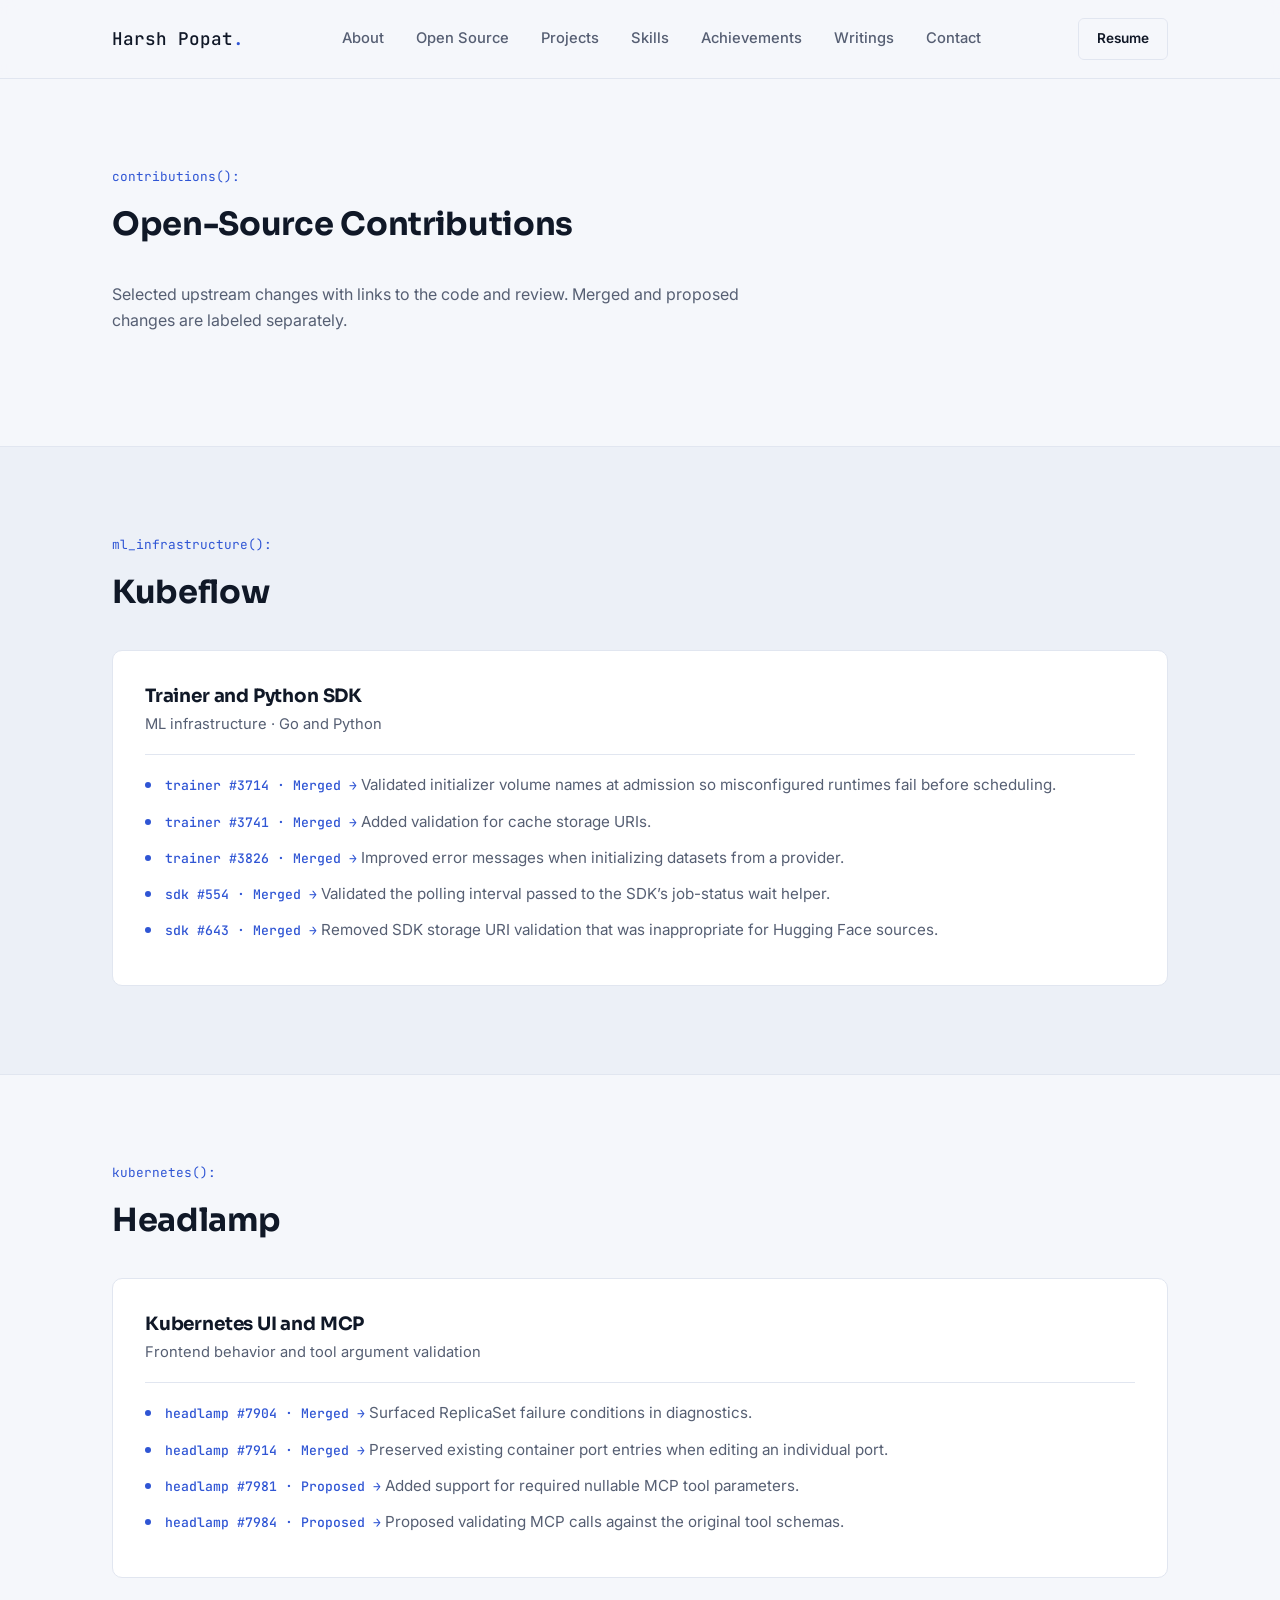
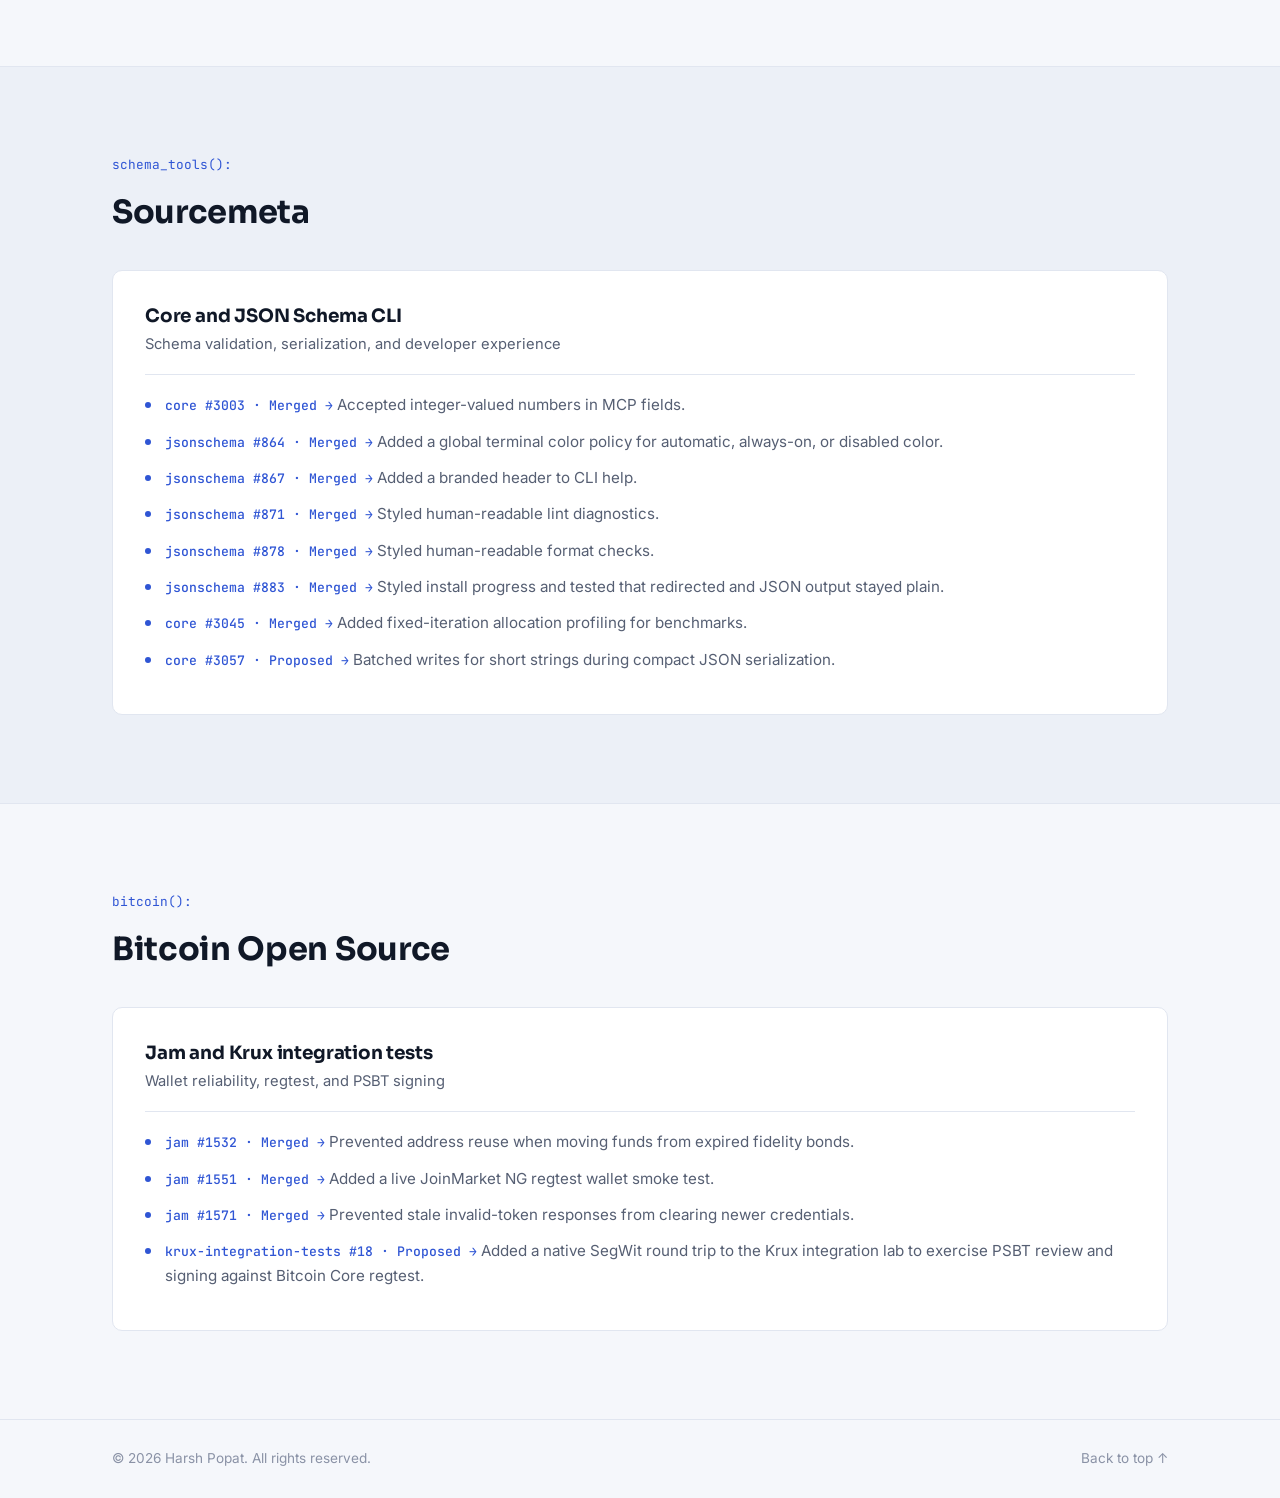
<file: open-source.html>
<!DOCTYPE html>
<html lang="en">
<head>
  <meta charset="UTF-8">
  <meta name="viewport" content="width=device-width, initial-scale=1.0">
  <title>Open Source | Harsh Popat</title>
  <meta name="description" content="Harsh Popat’s upstream contributions across Kubeflow, Headlamp, Sourcemeta, Jam and Krux integration tests.">
  <link rel="canonical" href="https://harshpopat.vercel.app/open-source.html">
  <meta property="og:title" content="Open Source | Harsh Popat">
  <meta property="og:description" content="Harsh Popat’s upstream contributions across Kubeflow, Headlamp, Sourcemeta, Jam and Krux integration tests.">
  <meta property="og:url" content="https://harshpopat.vercel.app/open-source.html">
  <meta property="og:type" content="website">
  <link rel="preconnect" href="https://fonts.googleapis.com">
  <link rel="preconnect" href="https://fonts.gstatic.com" crossorigin>
  <link href="https://fonts.googleapis.com/css2?family=Sora:wght@400;500;600;700;800&amp;family=Inter:wght@400;500;600&amp;family=JetBrains+Mono:wght@400;500&amp;display=swap" rel="stylesheet">
  <link rel="stylesheet" href="style.css">
</head>
<body>
<header class="site-header" id="top">
  <div class="header-inner">
    <a href="index.html" class="logo">Harsh Popat<span class="logo-dot">.</span></a>
    <nav class="nav" id="nav" aria-label="Main navigation">
      <a href="about.html">About</a>
      <a href="open-source.html" aria-current="page">Open Source</a>
      <a href="projects.html">Projects</a>
      <a href="skills.html">Skills</a>
      <a href="achievements.html">Achievements</a>
      <a href="writings.html">Writings</a>
      <a href="contact.html">Contact</a>
    </nav>
    <div class="header-actions">
      <a href="Harsh_Popat_Resume.pdf" class="btn btn-ghost" download>Resume</a>
      <button class="nav-toggle" id="navToggle" type="button" aria-label="Toggle menu" aria-expanded="false" aria-controls="nav">
        <span></span><span></span><span></span>
      </button>
    </div>
  </div>
</header>

<main>
  <section class="section">
    <div class="section-inner">
      <p class="eyebrow">contributions():</p>
      <h1>Open-Source Contributions</h1>
      <p class="section-description">Selected upstream changes with links to the code and review. Merged and proposed changes are labeled separately.</p>
    </div>
  </section>
  <section class="section section-alt" id="kubeflow">
    <div class="section-inner">
      <p class="eyebrow">ml_infrastructure():</p>
      <h2>Kubeflow</h2>
      <article class="exp-item">
        <div class="exp-head">
          <div><h3>Trainer and Python SDK</h3><p class="exp-sub">ML infrastructure · Go and Python</p></div>
        </div>
        <ul class="exp-list">
          <li><a class="project-link" href="https://github.com/kubeflow/trainer/pull/3714">trainer #3714 · Merged →</a> Validated initializer volume names at admission so misconfigured runtimes fail before scheduling.</li>
          <li><a class="project-link" href="https://github.com/kubeflow/trainer/pull/3741">trainer #3741 · Merged →</a> Added validation for cache storage URIs.</li>
          <li><a class="project-link" href="https://github.com/kubeflow/trainer/pull/3826">trainer #3826 · Merged →</a> Improved error messages when initializing datasets from a provider.</li>
          <li><a class="project-link" href="https://github.com/kubeflow/sdk/pull/554">sdk #554 · Merged →</a> Validated the polling interval passed to the SDK’s job-status wait helper.</li>
          <li><a class="project-link" href="https://github.com/kubeflow/sdk/pull/643">sdk #643 · Merged →</a> Removed SDK storage URI validation that was inappropriate for Hugging Face sources.</li>
        </ul>
      </article>
    </div>
  </section>
  <section class="section" id="headlamp">
    <div class="section-inner">
      <p class="eyebrow">kubernetes():</p>
      <h2>Headlamp</h2>
      <article class="exp-item">
        <div class="exp-head">
          <div><h3>Kubernetes UI and MCP</h3><p class="exp-sub">Frontend behavior and tool argument validation</p></div>
        </div>
        <ul class="exp-list">
          <li><a class="project-link" href="https://github.com/kubernetes-sigs/headlamp/pull/7904">headlamp #7904 · Merged →</a> Surfaced ReplicaSet failure conditions in diagnostics.</li>
          <li><a class="project-link" href="https://github.com/kubernetes-sigs/headlamp/pull/7914">headlamp #7914 · Merged →</a> Preserved existing container port entries when editing an individual port.</li>
          <li><a class="project-link" href="https://github.com/kubernetes-sigs/headlamp/pull/7981">headlamp #7981 · Proposed →</a> Added support for required nullable MCP tool parameters.</li>
          <li><a class="project-link" href="https://github.com/kubernetes-sigs/headlamp/pull/7984">headlamp #7984 · Proposed →</a> Proposed validating MCP calls against the original tool schemas.</li>
        </ul>
      </article>
    </div>
  </section>
  <section class="section section-alt" id="sourcemeta">
    <div class="section-inner">
      <p class="eyebrow">schema_tools():</p>
      <h2>Sourcemeta</h2>
      <article class="exp-item">
        <div class="exp-head">
          <div><h3>Core and JSON Schema CLI</h3><p class="exp-sub">Schema validation, serialization, and developer experience</p></div>
        </div>
        <ul class="exp-list">
          <li><a class="project-link" href="https://github.com/sourcemeta/core/pull/3003">core #3003 · Merged →</a> Accepted integer-valued numbers in MCP fields.</li>
          <li><a class="project-link" href="https://github.com/sourcemeta/jsonschema/pull/864">jsonschema #864 · Merged →</a> Added a global terminal color policy for automatic, always-on, or disabled color.</li>
          <li><a class="project-link" href="https://github.com/sourcemeta/jsonschema/pull/867">jsonschema #867 · Merged →</a> Added a branded header to CLI help.</li>
          <li><a class="project-link" href="https://github.com/sourcemeta/jsonschema/pull/871">jsonschema #871 · Merged →</a> Styled human-readable lint diagnostics.</li>
          <li><a class="project-link" href="https://github.com/sourcemeta/jsonschema/pull/878">jsonschema #878 · Merged →</a> Styled human-readable format checks.</li>
          <li><a class="project-link" href="https://github.com/sourcemeta/jsonschema/pull/883">jsonschema #883 · Merged →</a> Styled install progress and tested that redirected and JSON output stayed plain.</li>
          <li><a class="project-link" href="https://github.com/sourcemeta/core/pull/3045">core #3045 · Merged →</a> Added fixed-iteration allocation profiling for benchmarks.</li>
          <li><a class="project-link" href="https://github.com/sourcemeta/core/pull/3057">core #3057 · Proposed →</a> Batched writes for short strings during compact JSON serialization.</li>
        </ul>
      </article>
    </div>
  </section>
  <section class="section" id="bitcoin">
    <div class="section-inner">
      <p class="eyebrow">bitcoin():</p>
      <h2>Bitcoin Open Source</h2>
      <article class="exp-item">
        <div class="exp-head">
          <div><h3>Jam and Krux integration tests</h3><p class="exp-sub">Wallet reliability, regtest, and PSBT signing</p></div>
        </div>
        <ul class="exp-list">
          <li><a class="project-link" href="https://github.com/joinmarket-webui/jam/pull/1532">jam #1532 · Merged →</a> Prevented address reuse when moving funds from expired fidelity bonds.</li>
          <li><a class="project-link" href="https://github.com/joinmarket-webui/jam/pull/1551">jam #1551 · Merged →</a> Added a live JoinMarket NG regtest wallet smoke test.</li>
          <li><a class="project-link" href="https://github.com/joinmarket-webui/jam/pull/1571">jam #1571 · Merged →</a> Prevented stale invalid-token responses from clearing newer credentials.</li>
          <li><a class="project-link" href="https://github.com/qlrd/krux-integration-tests/pull/18">krux-integration-tests #18 · Proposed →</a> Added a native SegWit round trip to the Krux integration lab to exercise PSBT review and signing against Bitcoin Core regtest.</li>
        </ul>
      </article>
    </div>
  </section>

</main>

<footer class="site-footer">
  <div class="section-inner footer-inner">
    <span>© <span id="year"></span> Harsh Popat. All rights reserved.</span>
    <a href="#top">Back to top ↑</a>
  </div>
</footer>
<script src="script.js"></script>
</body>
</html>
</file>
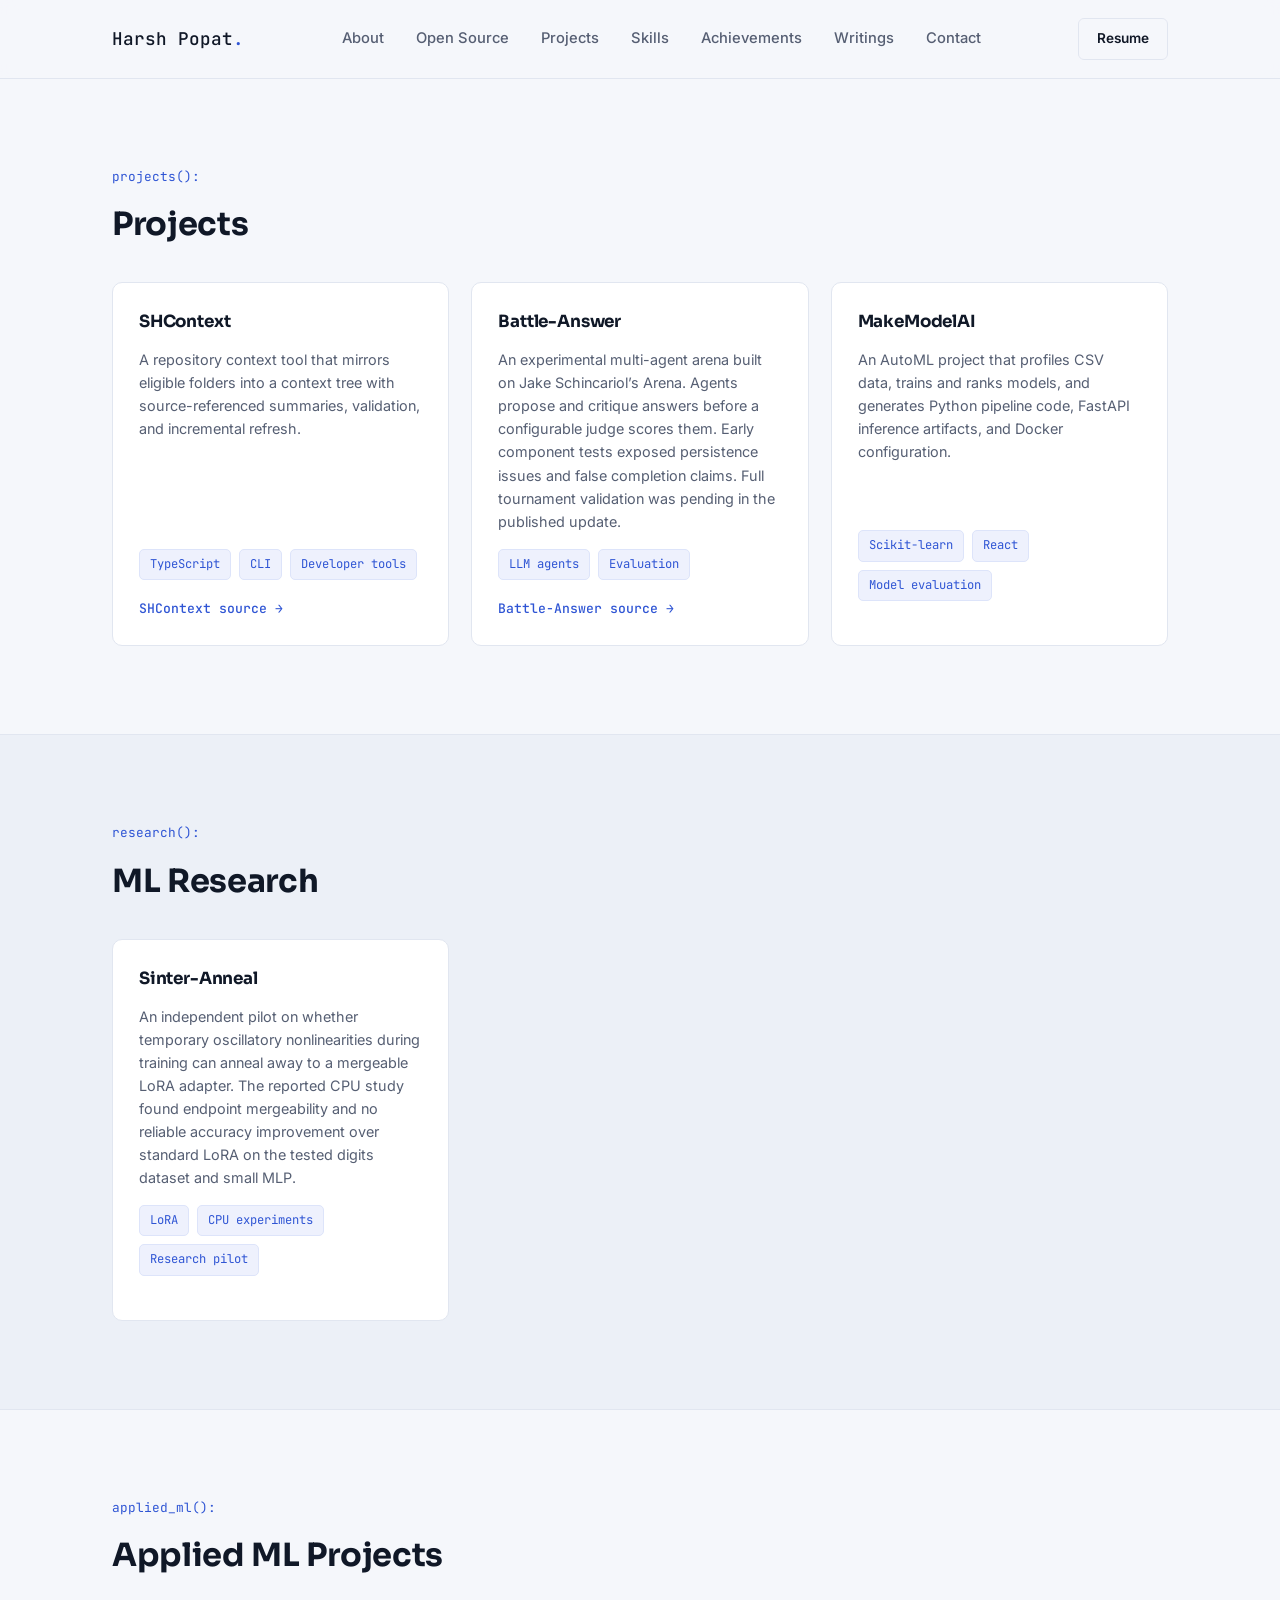
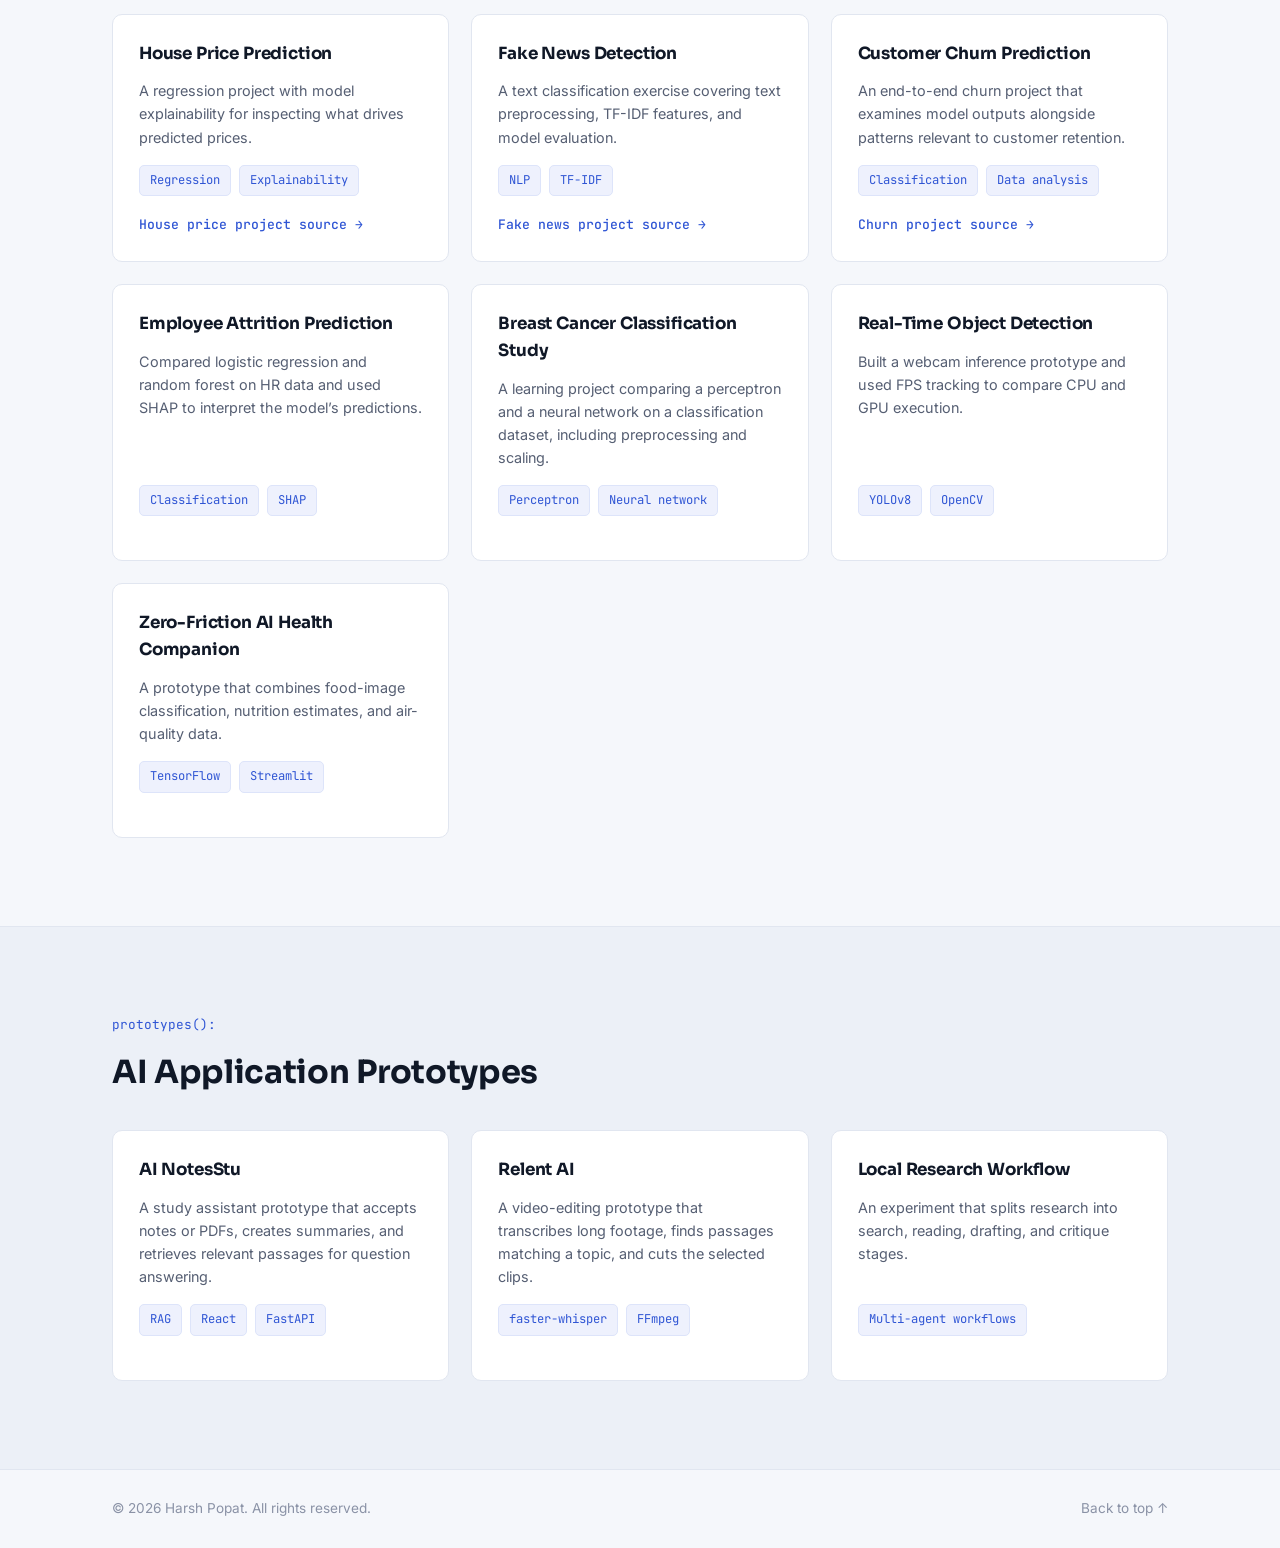
<file: projects.html>
<!DOCTYPE html>
<html lang="en">
<head>
  <meta charset="UTF-8">
  <meta name="viewport" content="width=device-width, initial-scale=1.0">
  <title>Projects | Harsh Popat</title>
  <meta name="description" content="Developer tools, machine learning experiments and application prototypes by Harsh Popat.">
  <link rel="canonical" href="https://harshpopat.vercel.app/projects.html">
  <meta property="og:title" content="Projects | Harsh Popat">
  <meta property="og:description" content="Developer tools, machine learning experiments and application prototypes by Harsh Popat.">
  <meta property="og:url" content="https://harshpopat.vercel.app/projects.html">
  <meta property="og:type" content="website">
  <link rel="preconnect" href="https://fonts.googleapis.com">
  <link rel="preconnect" href="https://fonts.gstatic.com" crossorigin>
  <link href="https://fonts.googleapis.com/css2?family=Sora:wght@400;500;600;700;800&amp;family=Inter:wght@400;500;600&amp;family=JetBrains+Mono:wght@400;500&amp;display=swap" rel="stylesheet">
  <link rel="stylesheet" href="style.css">
</head>
<body>
<header class="site-header" id="top">
  <div class="header-inner">
    <a href="index.html" class="logo">Harsh Popat<span class="logo-dot">.</span></a>
    <nav class="nav" id="nav" aria-label="Main navigation">
      <a href="about.html">About</a>
      <a href="open-source.html">Open Source</a>
      <a href="projects.html" aria-current="page">Projects</a>
      <a href="skills.html">Skills</a>
      <a href="achievements.html">Achievements</a>
      <a href="writings.html">Writings</a>
      <a href="contact.html">Contact</a>
    </nav>
    <div class="header-actions">
      <a href="Harsh_Popat_Resume.pdf" class="btn btn-ghost" download>Resume</a>
      <button class="nav-toggle" id="navToggle" type="button" aria-label="Toggle menu" aria-expanded="false" aria-controls="nav">
        <span></span><span></span><span></span>
      </button>
    </div>
  </div>
</header>

<main>
  <section class="section">
    <div class="section-inner">
      <p class="eyebrow">projects():</p>
      <h1>Projects</h1>
      <div class="projects-grid">
        <article class="project-card" id="shcontext">
          <h3>SHContext</h3>
          <p>A repository context tool that mirrors eligible folders into a context tree with source-referenced summaries, validation, and incremental refresh.</p>
          <div class="tags"><span class="tag">TypeScript</span><span class="tag">CLI</span><span class="tag">Developer tools</span></div>
          <a class="project-link" href="https://github.com/HarshPopat23/SHContext">SHContext source →</a>
        </article>
        <article class="project-card">
          <h3>Battle-Answer</h3>
          <p>An experimental multi-agent arena built on Jake Schincariol’s Arena. Agents propose and critique answers before a configurable judge scores them. Early component tests exposed persistence issues and false completion claims. Full tournament validation was pending in the published update.</p>
          <div class="tags"><span class="tag">LLM agents</span><span class="tag">Evaluation</span></div>
          <a class="project-link" href="https://github.com/HarshPopat23/Battle-Answer">Battle-Answer source →</a>
        </article>
        <article class="project-card">
          <h3>MakeModelAI</h3>
          <p>An AutoML project that profiles CSV data, trains and ranks models, and generates Python pipeline code, FastAPI inference artifacts, and Docker configuration.</p>
          <div class="tags"><span class="tag">Scikit-learn</span><span class="tag">React</span><span class="tag">Model evaluation</span></div>
        </article>
      </div>
    </div>
  </section>
  <section class="section section-alt" id="research">
    <div class="section-inner">
      <p class="eyebrow">research():</p>
      <h2>ML Research</h2>
      <div class="projects-grid">
        <article class="project-card">
          <h3>Sinter-Anneal</h3>
          <p>An independent pilot on whether temporary oscillatory nonlinearities during training can anneal away to a mergeable LoRA adapter. The reported CPU study found endpoint mergeability and no reliable accuracy improvement over standard LoRA on the tested digits dataset and small MLP.</p>
          <div class="tags"><span class="tag">LoRA</span><span class="tag">CPU experiments</span><span class="tag">Research pilot</span></div>
        </article>
      </div>
    </div>
  </section>
  <section class="section" id="applied-ml">
    <div class="section-inner">
      <p class="eyebrow">applied_ml():</p>
      <h2>Applied ML Projects</h2>
      <div class="projects-grid">
        <article class="project-card">
          <h3>House Price Prediction</h3>
          <p>A regression project with model explainability for inspecting what drives predicted prices.</p>
          <div class="tags"><span class="tag">Regression</span><span class="tag">Explainability</span></div>
          <a class="project-link" href="https://github.com/HarshPopat23/House-Price-Prediction-with-Explainability">House price project source →</a>
        </article>
        <article class="project-card">
          <h3>Fake News Detection</h3>
          <p>A text classification exercise covering text preprocessing, TF-IDF features, and model evaluation.</p>
          <div class="tags"><span class="tag">NLP</span><span class="tag">TF-IDF</span></div>
          <a class="project-link" href="https://github.com/HarshPopat23/Fake-News-Detection-System">Fake news project source →</a>
        </article>
        <article class="project-card">
          <h3>Customer Churn Prediction</h3>
          <p>An end-to-end churn project that examines model outputs alongside patterns relevant to customer retention.</p>
          <div class="tags"><span class="tag">Classification</span><span class="tag">Data analysis</span></div>
          <a class="project-link" href="https://github.com/HarshPopat23/Customer-Churn-Prediction">Churn project source →</a>
        </article>
        <article class="project-card">
          <h3>Employee Attrition Prediction</h3>
          <p>Compared logistic regression and random forest on HR data and used SHAP to interpret the model’s predictions.</p>
          <div class="tags"><span class="tag">Classification</span><span class="tag">SHAP</span></div>
        </article>
        <article class="project-card">
          <h3>Breast Cancer Classification Study</h3>
          <p>A learning project comparing a perceptron and a neural network on a classification dataset, including preprocessing and scaling.</p>
          <div class="tags"><span class="tag">Perceptron</span><span class="tag">Neural network</span></div>
        </article>
        <article class="project-card">
          <h3>Real-Time Object Detection</h3>
          <p>Built a webcam inference prototype and used FPS tracking to compare CPU and GPU execution.</p>
          <div class="tags"><span class="tag">YOLOv8</span><span class="tag">OpenCV</span></div>
        </article>
        <article class="project-card">
          <h3>Zero-Friction AI Health Companion</h3>
          <p>A prototype that combines food-image classification, nutrition estimates, and air-quality data.</p>
          <div class="tags"><span class="tag">TensorFlow</span><span class="tag">Streamlit</span></div>
        </article>
      </div>
    </div>
  </section>
  <section class="section section-alt">
    <div class="section-inner">
      <p class="eyebrow">prototypes():</p>
      <h2>AI Application Prototypes</h2>
      <div class="projects-grid">
        <article class="project-card">
          <h3>AI NotesStu</h3>
          <p>A study assistant prototype that accepts notes or PDFs, creates summaries, and retrieves relevant passages for question answering.</p>
          <div class="tags"><span class="tag">RAG</span><span class="tag">React</span><span class="tag">FastAPI</span></div>
        </article>
        <article class="project-card">
          <h3>Relent AI</h3>
          <p>A video-editing prototype that transcribes long footage, finds passages matching a topic, and cuts the selected clips.</p>
          <div class="tags"><span class="tag">faster-whisper</span><span class="tag">FFmpeg</span></div>
        </article>
        <article class="project-card">
          <h3>Local Research Workflow</h3>
          <p>An experiment that splits research into search, reading, drafting, and critique stages.</p>
          <div class="tags"><span class="tag">Multi-agent workflows</span></div>
        </article>
      </div>
    </div>
  </section>

</main>

<footer class="site-footer">
  <div class="section-inner footer-inner">
    <span>© <span id="year"></span> Harsh Popat. All rights reserved.</span>
    <a href="#top">Back to top ↑</a>
  </div>
</footer>
<script src="script.js"></script>
</body>
</html>
</file>
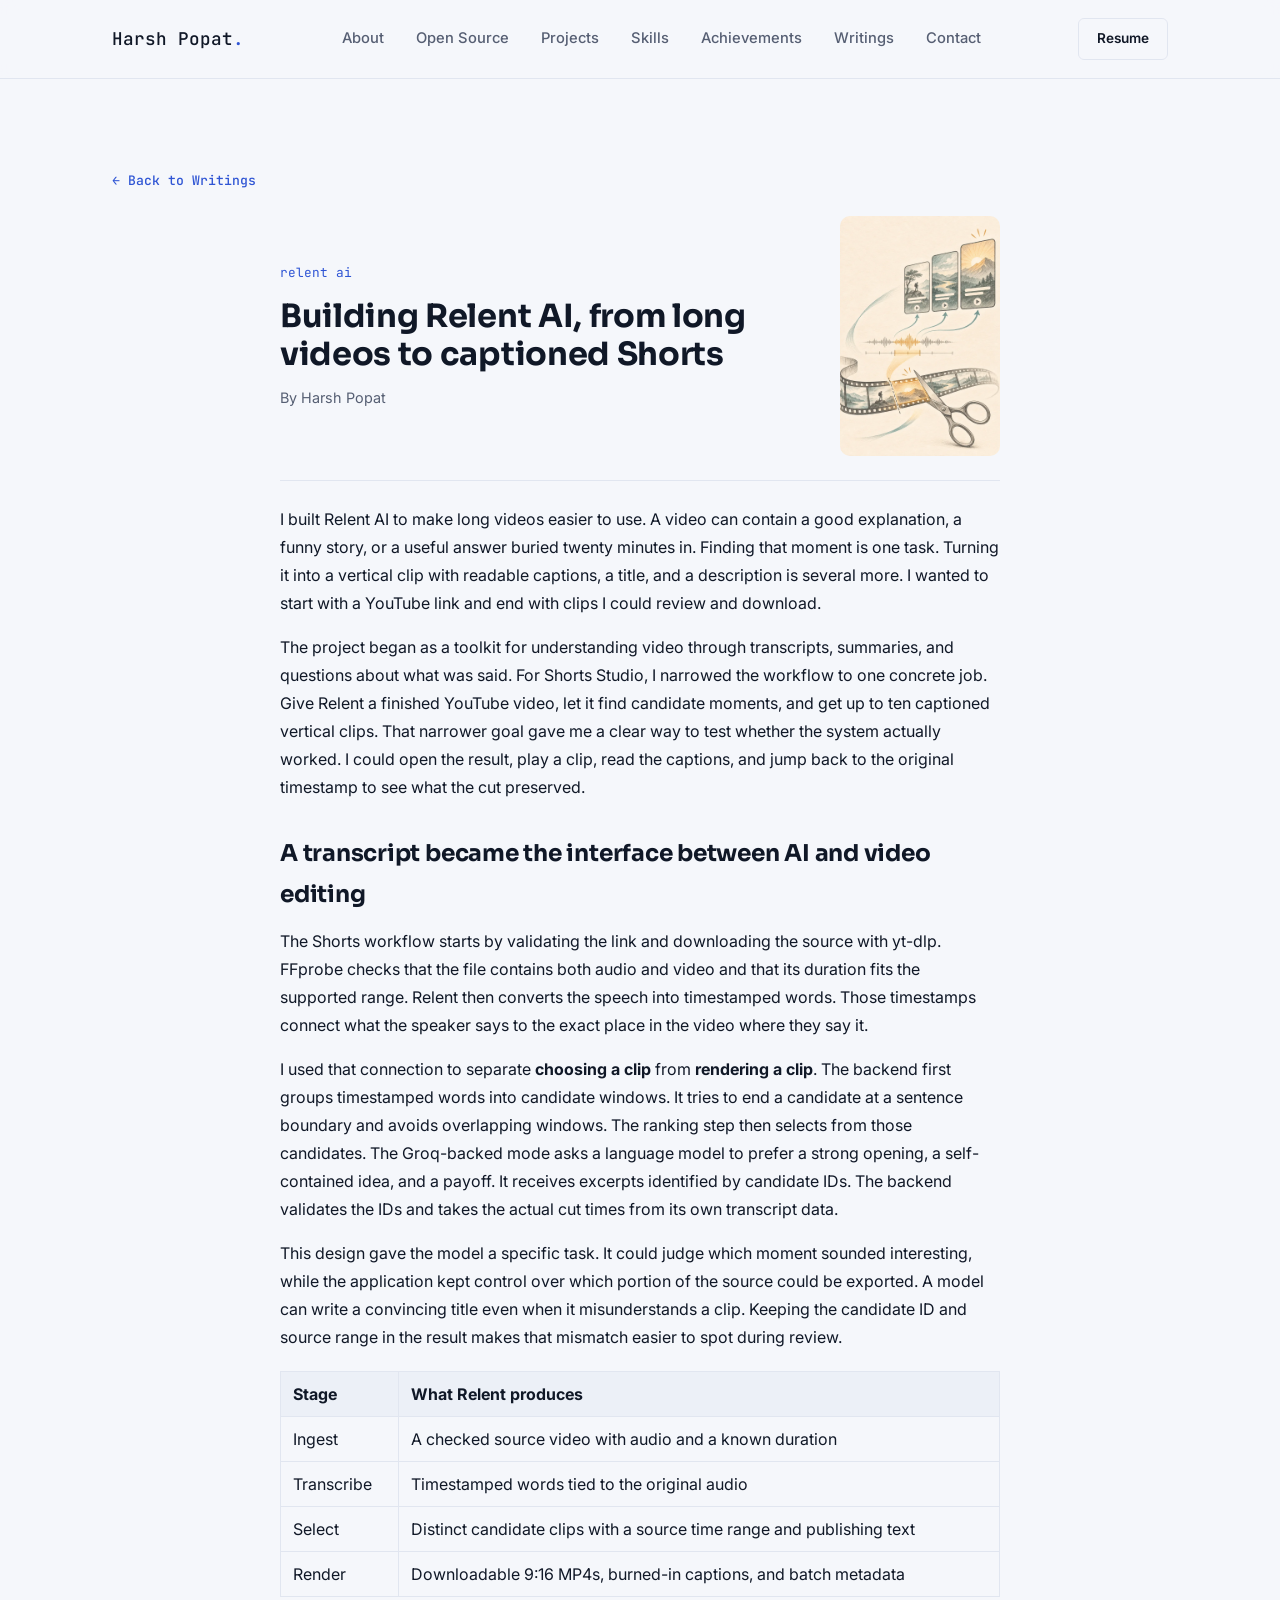
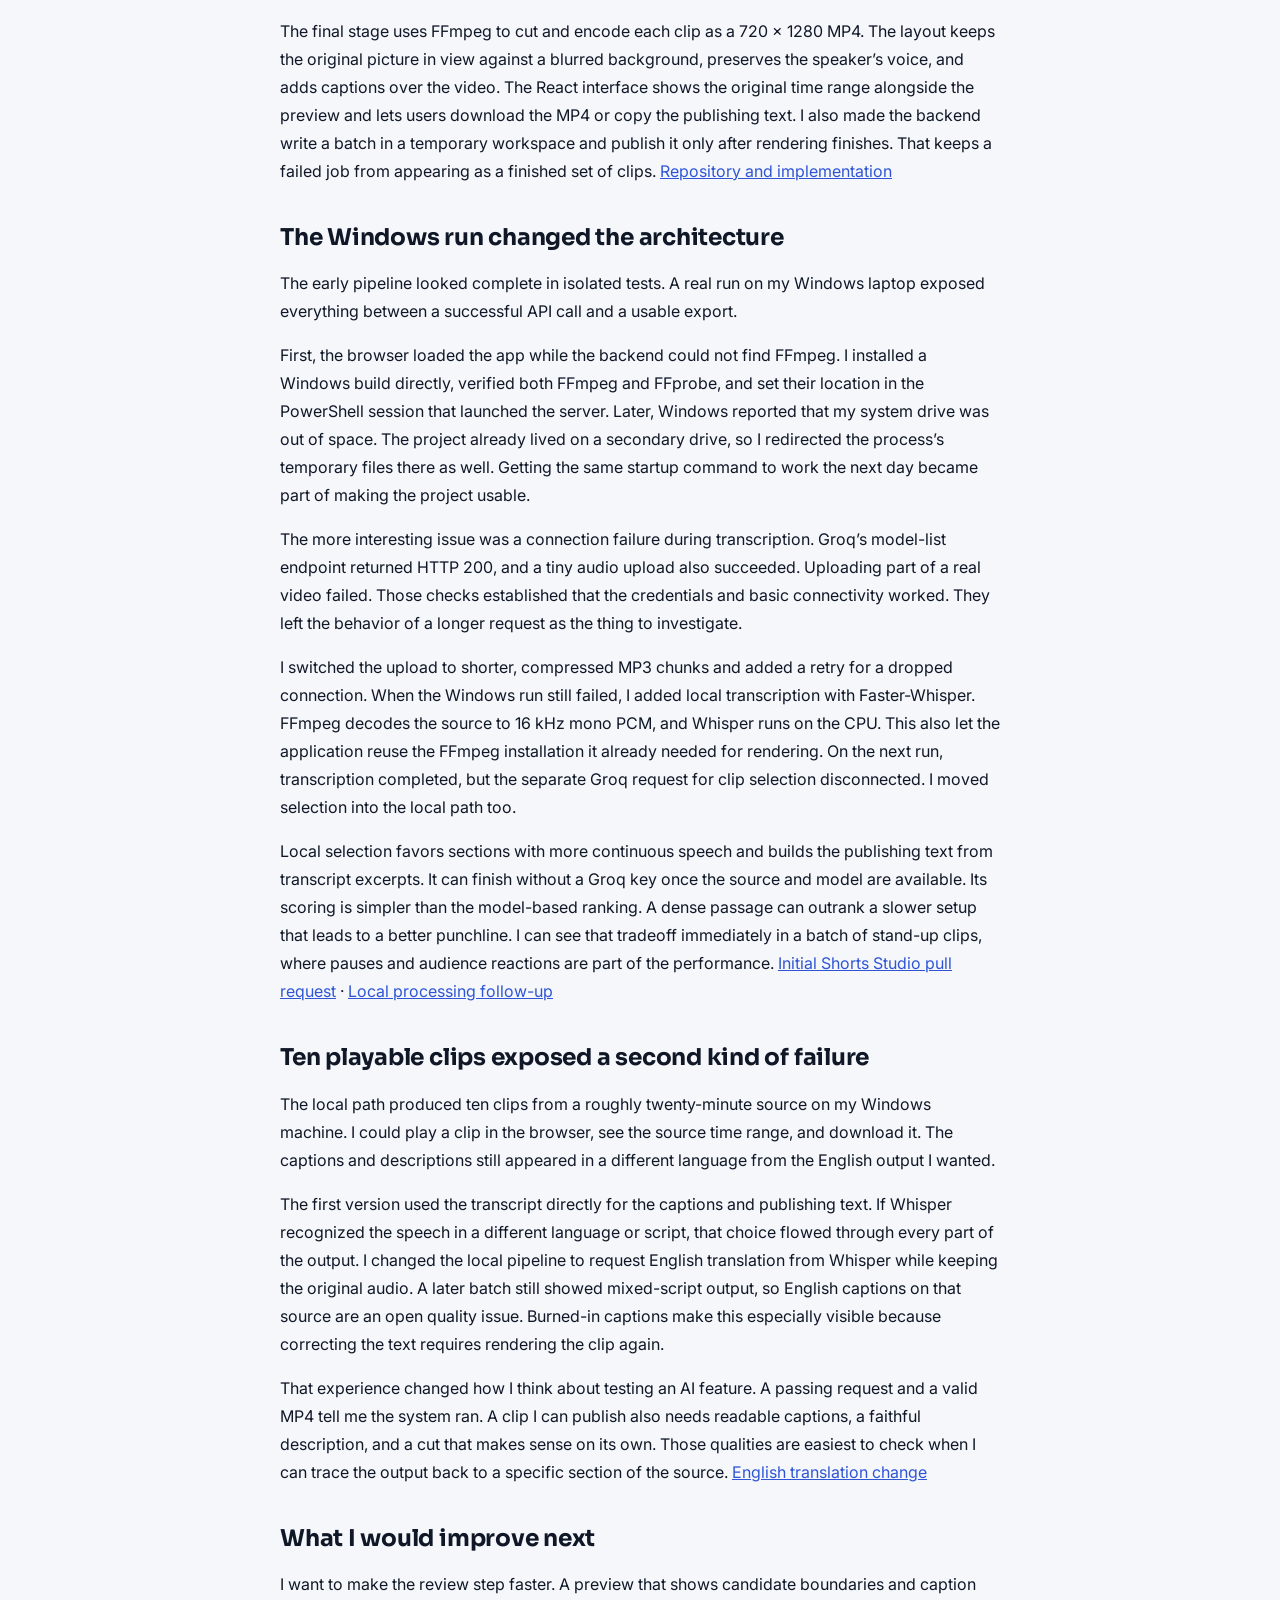
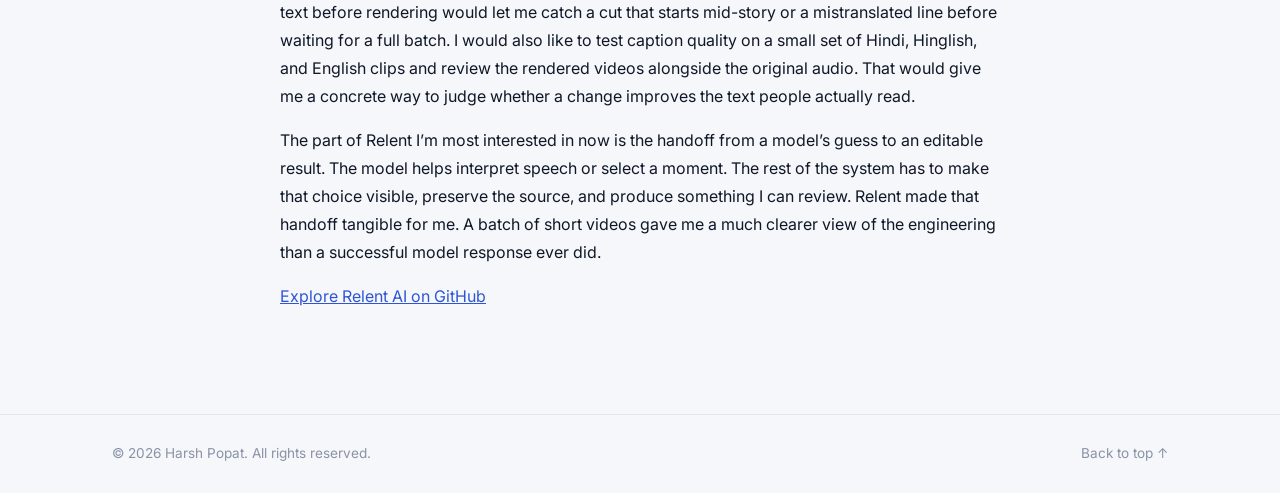
<file: relent-ai.html>
<!DOCTYPE html>
<html lang="en">
<head>
  <meta charset="UTF-8">
  <meta name="viewport" content="width=device-width, initial-scale=1.0">
  <title>Building Relent AI, from long videos to captioned Shorts | Harsh Popat</title>
  <meta name="description" content="How I built Relent AI to turn long YouTube videos into captioned Shorts, and what a real Windows run taught me about transcription, clip selection, and caption quality.">
  <link rel="canonical" href="https://harshpopat.vercel.app/relent-ai.html">
  <meta property="og:title" content="Building Relent AI, from long videos to captioned Shorts | Harsh Popat">
  <meta property="og:description" content="How I built Relent AI to turn long YouTube videos into captioned Shorts, and what a real Windows run taught me about transcription, clip selection, and caption quality.">
  <meta property="og:url" content="https://harshpopat.vercel.app/relent-ai.html">
  <meta property="og:type" content="article">
  <meta property="og:image" content="https://harshpopat.vercel.app/images/relent-ai-illustration.webp">
  <meta property="og:image:alt" content="Hand-drawn filmstrip and scissors connected to three captioned vertical clips on cream paper">
  <link rel="preconnect" href="https://fonts.googleapis.com">
  <link rel="preconnect" href="https://fonts.gstatic.com" crossorigin>
  <link href="https://fonts.googleapis.com/css2?family=Sora:wght@400;500;600;700;800&amp;family=Inter:wght@400;500;600&amp;family=JetBrains+Mono:wght@400;500&amp;display=swap" rel="stylesheet">
  <link rel="stylesheet" href="style.css">
</head>
<body>
<header class="site-header" id="top">
  <div class="header-inner">
    <a href="index.html" class="logo">Harsh Popat<span class="logo-dot">.</span></a>
    <nav class="nav" id="nav" aria-label="Main navigation">
      <a href="about.html">About</a>
      <a href="open-source.html">Open Source</a>
      <a href="projects.html">Projects</a>
      <a href="skills.html">Skills</a>
      <a href="achievements.html">Achievements</a>
      <a href="writings.html" aria-current="location">Writings</a>
      <a href="contact.html">Contact</a>
    </nav>
    <div class="header-actions">
      <a href="Harsh_Popat_Resume.pdf" class="btn btn-ghost" download>Resume</a>
      <button class="nav-toggle" id="navToggle" type="button" aria-label="Toggle menu" aria-expanded="false" aria-controls="nav">
        <span></span><span></span><span></span>
      </button>
    </div>
  </div>
</header>

<main class="section">
  <div class="section-inner">
    <a class="project-link" href="writings.html">← Back to Writings</a>
    <article class="writing-article">
      <header class="writing-article-header">
        <div>
          <p class="eyebrow">Relent AI</p>
          <h1>Building Relent AI, from long videos to captioned Shorts</h1>
          <p class="writing-byline">By Harsh Popat</p>
        </div>
        <img src="images/relent-ai-illustration.webp" width="768" height="1152" alt="Hand-drawn filmstrip and scissors connected to three captioned vertical clips on cream paper">
      </header>
      <p>I built Relent AI to make long videos easier to use. A video can contain a good explanation, a funny story, or a useful answer buried twenty minutes in. Finding that moment is one task. Turning it into a vertical clip with readable captions, a title, and a description is several more. I wanted to start with a YouTube link and end with clips I could review and download.</p>
      <p>The project began as a toolkit for understanding video through transcripts, summaries, and questions about what was said. For Shorts Studio, I narrowed the workflow to one concrete job. Give Relent a finished YouTube video, let it find candidate moments, and get up to ten captioned vertical clips. That narrower goal gave me a clear way to test whether the system actually worked. I could open the result, play a clip, read the captions, and jump back to the original timestamp to see what the cut preserved.</p>
      <h2 id="a-transcript-became-the-interface-between-ai-and-video-editing">A transcript became the interface between AI and video editing</h2>
      <p>The Shorts workflow starts by validating the link and downloading the source with yt-dlp. FFprobe checks that the file contains both audio and video and that its duration fits the supported range. Relent then converts the speech into timestamped words. Those timestamps connect what the speaker says to the exact place in the video where they say it.</p>
      <p>I used that connection to separate <strong>choosing a clip</strong> from <strong>rendering a clip</strong>. The backend first groups timestamped words into candidate windows. It tries to end a candidate at a sentence boundary and avoids overlapping windows. The ranking step then selects from those candidates. The Groq-backed mode asks a language model to prefer a strong opening, a self-contained idea, and a payoff. It receives excerpts identified by candidate IDs. The backend validates the IDs and takes the actual cut times from its own transcript data.</p>
      <p>This design gave the model a specific task. It could judge which moment sounded interesting, while the application kept control over which portion of the source could be exported. A model can write a convincing title even when it misunderstands a clip. Keeping the candidate ID and source range in the result makes that mismatch easier to spot during review.</p>
      <table>
      <thead>
      <tr class="header">
      <th>Stage</th>
      <th>What Relent produces</th>
      </tr>
      </thead>
      <tbody>
      <tr class="odd">
      <td>Ingest</td>
      <td>A checked source video with audio and a known duration</td>
      </tr>
      <tr class="even">
      <td>Transcribe</td>
      <td>Timestamped words tied to the original audio</td>
      </tr>
      <tr class="odd">
      <td>Select</td>
      <td>Distinct candidate clips with a source time range and publishing text</td>
      </tr>
      <tr class="even">
      <td>Render</td>
      <td>Downloadable 9:16 MP4s, burned-in captions, and batch metadata</td>
      </tr>
      </tbody>
      </table>
      <p>The final stage uses FFmpeg to cut and encode each clip as a 720 × 1280 MP4. The layout keeps the original picture in view against a blurred background, preserves the speaker’s voice, and adds captions over the video. The React interface shows the original time range alongside the preview and lets users download the MP4 or copy the publishing text. I also made the backend write a batch in a temporary workspace and publish it only after rendering finishes. That keeps a failed job from appearing as a finished set of clips. <a href="https://github.com/HarshPopat23/Relent">Repository and implementation</a></p>
      <h2 id="the-windows-run-changed-the-architecture">The Windows run changed the architecture</h2>
      <p>The early pipeline looked complete in isolated tests. A real run on my Windows laptop exposed everything between a successful API call and a usable export.</p>
      <p>First, the browser loaded the app while the backend could not find FFmpeg. I installed a Windows build directly, verified both FFmpeg and FFprobe, and set their location in the PowerShell session that launched the server. Later, Windows reported that my system drive was out of space. The project already lived on a secondary drive, so I redirected the process’s temporary files there as well. Getting the same startup command to work the next day became part of making the project usable.</p>
      <p>The more interesting issue was a connection failure during transcription. Groq’s model-list endpoint returned HTTP 200, and a tiny audio upload also succeeded. Uploading part of a real video failed. Those checks established that the credentials and basic connectivity worked. They left the behavior of a longer request as the thing to investigate.</p>
      <p>I switched the upload to shorter, compressed MP3 chunks and added a retry for a dropped connection. When the Windows run still failed, I added local transcription with Faster-Whisper. FFmpeg decodes the source to 16 kHz mono PCM, and Whisper runs on the CPU. This also let the application reuse the FFmpeg installation it already needed for rendering. On the next run, transcription completed, but the separate Groq request for clip selection disconnected. I moved selection into the local path too.</p>
      <p>Local selection favors sections with more continuous speech and builds the publishing text from transcript excerpts. It can finish without a Groq key once the source and model are available. Its scoring is simpler than the model-based ranking. A dense passage can outrank a slower setup that leads to a better punchline. I can see that tradeoff immediately in a batch of stand-up clips, where pauses and audience reactions are part of the performance. <a href="https://github.com/HarshPopat23/Relent/pull/54">Initial Shorts Studio pull request</a> · <a href="https://github.com/HarshPopat23/Relent/commit/dc8c6e4946bece1b1329d602d283dc810110524c">Local processing follow-up</a></p>
      <h2 id="ten-playable-clips-exposed-a-second-kind-of-failure">Ten playable clips exposed a second kind of failure</h2>
      <p>The local path produced ten clips from a roughly twenty-minute source on my Windows machine. I could play a clip in the browser, see the source time range, and download it. The captions and descriptions still appeared in a different language from the English output I wanted.</p>
      <p>The first version used the transcript directly for the captions and publishing text. If Whisper recognized the speech in a different language or script, that choice flowed through every part of the output. I changed the local pipeline to request English translation from Whisper while keeping the original audio. A later batch still showed mixed-script output, so English captions on that source are an open quality issue. Burned-in captions make this especially visible because correcting the text requires rendering the clip again.</p>
      <p>That experience changed how I think about testing an AI feature. A passing request and a valid MP4 tell me the system ran. A clip I can publish also needs readable captions, a faithful description, and a cut that makes sense on its own. Those qualities are easiest to check when I can trace the output back to a specific section of the source. <a href="https://github.com/HarshPopat23/Relent/commit/6249d6e398767b89c83f55477a8ee1b67849982e">English translation change</a></p>
      <h2 id="what-i-would-improve-next">What I would improve next</h2>
      <p>I want to make the review step faster. A preview that shows candidate boundaries and caption text before rendering would let me catch a cut that starts mid-story or a mistranslated line before waiting for a full batch. I would also like to test caption quality on a small set of Hindi, Hinglish, and English clips and review the rendered videos alongside the original audio. That would give me a concrete way to judge whether a change improves the text people actually read.</p>
      <p>The part of Relent I’m most interested in now is the handoff from a model’s guess to an editable result. The model helps interpret speech or select a moment. The rest of the system has to make that choice visible, preserve the source, and produce something I can review. Relent made that handoff tangible for me. A batch of short videos gave me a much clearer view of the engineering than a successful model response ever did.</p>
      <p><a href="https://github.com/HarshPopat23/Relent">Explore Relent AI on GitHub</a></p>
    </article>
  </div>
</main>

<footer class="site-footer">
  <div class="section-inner footer-inner">
    <span>© <span id="year"></span> Harsh Popat. All rights reserved.</span>
    <a href="#top">Back to top ↑</a>
  </div>
</footer>
<script src="script.js"></script>
</body>
</html>
</file>
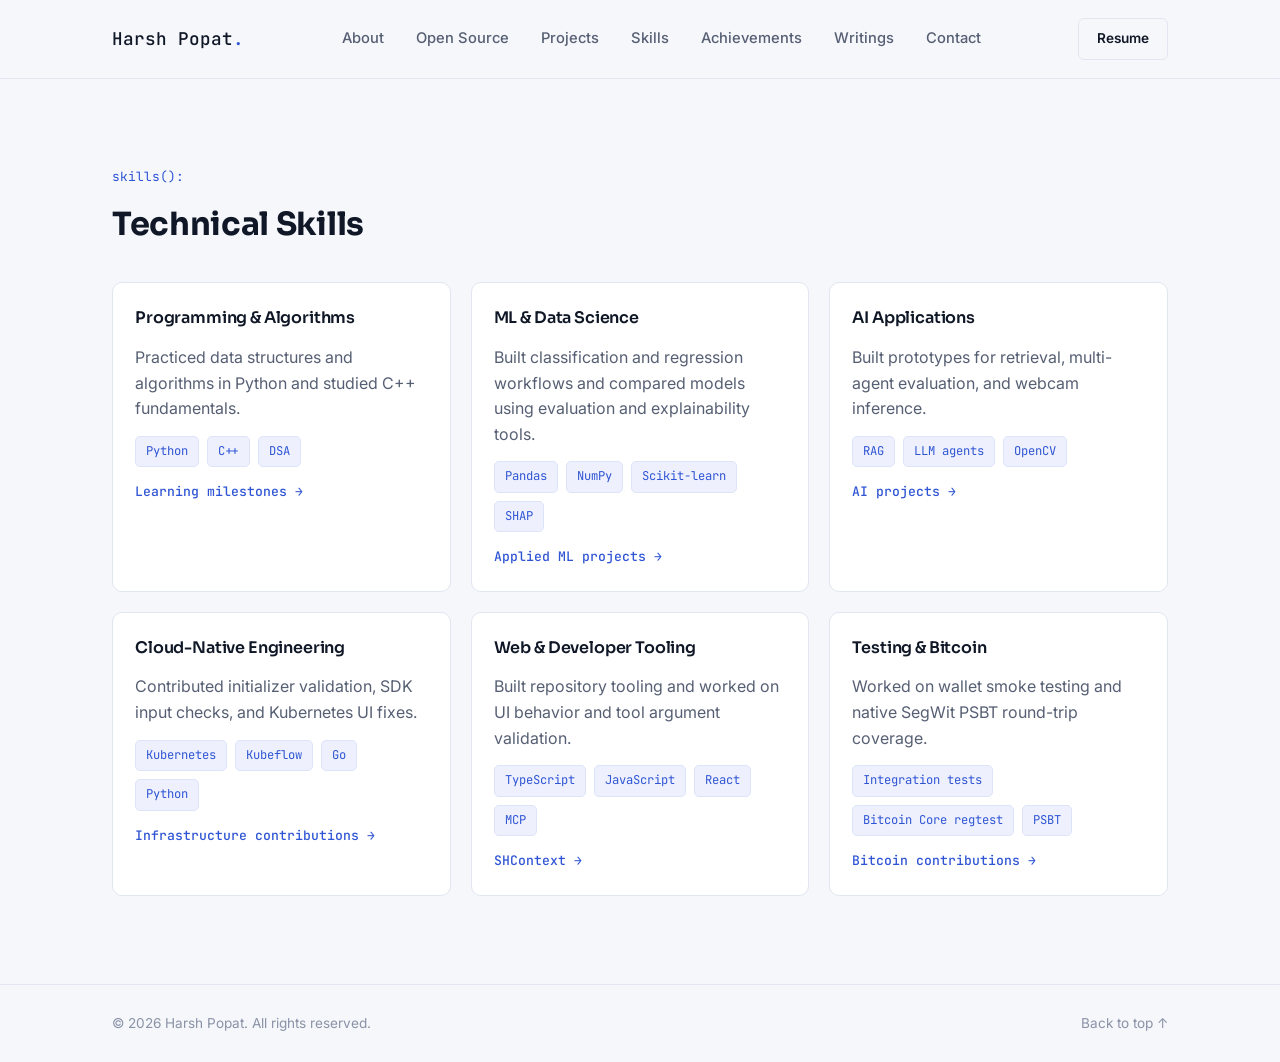
<file: skills.html>
<!DOCTYPE html>
<html lang="en">
<head>
  <meta charset="UTF-8">
  <meta name="viewport" content="width=device-width, initial-scale=1.0">
  <title>Skills | Harsh Popat</title>
  <meta name="description" content="Software engineering and machine learning skills, with links to Harsh Popat’s work.">
  <link rel="canonical" href="https://harshpopat.vercel.app/skills.html">
  <meta property="og:title" content="Skills | Harsh Popat">
  <meta property="og:description" content="Software engineering and machine learning skills, with links to Harsh Popat’s work.">
  <meta property="og:url" content="https://harshpopat.vercel.app/skills.html">
  <meta property="og:type" content="website">
  <link rel="preconnect" href="https://fonts.googleapis.com">
  <link rel="preconnect" href="https://fonts.gstatic.com" crossorigin>
  <link href="https://fonts.googleapis.com/css2?family=Sora:wght@400;500;600;700;800&amp;family=Inter:wght@400;500;600&amp;family=JetBrains+Mono:wght@400;500&amp;display=swap" rel="stylesheet">
  <link rel="stylesheet" href="style.css">
</head>
<body>
<header class="site-header" id="top">
  <div class="header-inner">
    <a href="index.html" class="logo">Harsh Popat<span class="logo-dot">.</span></a>
    <nav class="nav" id="nav" aria-label="Main navigation">
      <a href="about.html">About</a>
      <a href="open-source.html">Open Source</a>
      <a href="projects.html">Projects</a>
      <a href="skills.html" aria-current="page">Skills</a>
      <a href="achievements.html">Achievements</a>
      <a href="writings.html">Writings</a>
      <a href="contact.html">Contact</a>
    </nav>
    <div class="header-actions">
      <a href="Harsh_Popat_Resume.pdf" class="btn btn-ghost" download>Resume</a>
      <button class="nav-toggle" id="navToggle" type="button" aria-label="Toggle menu" aria-expanded="false" aria-controls="nav">
        <span></span><span></span><span></span>
      </button>
    </div>
  </div>
</header>

<main>
  <section class="section">
    <div class="section-inner">
      <p class="eyebrow">skills():</p>
      <h1>Technical Skills</h1>
      <div class="skills-grid">
        <article class="skill-card">
          <h3>Programming &amp; Algorithms</h3>
          <p>Practiced data structures and algorithms in Python and studied C++ fundamentals.</p>
          <div class="tags"><span class="tag">Python</span><span class="tag">C++</span><span class="tag">DSA</span></div>
          <a class="project-link" href="achievements.html#learning">Learning milestones →</a>
        </article>
        <article class="skill-card">
          <h3>ML &amp; Data Science</h3>
          <p>Built classification and regression workflows and compared models using evaluation and explainability tools.</p>
          <div class="tags"><span class="tag">Pandas</span><span class="tag">NumPy</span><span class="tag">Scikit-learn</span><span class="tag">SHAP</span></div>
          <a class="project-link" href="projects.html#applied-ml">Applied ML projects →</a>
        </article>
        <article class="skill-card">
          <h3>AI Applications</h3>
          <p>Built prototypes for retrieval, multi-agent evaluation, and webcam inference.</p>
          <div class="tags"><span class="tag">RAG</span><span class="tag">LLM agents</span><span class="tag">OpenCV</span></div>
          <a class="project-link" href="projects.html">AI projects →</a>
        </article>
        <article class="skill-card">
          <h3>Cloud-Native Engineering</h3>
          <p>Contributed initializer validation, SDK input checks, and Kubernetes UI fixes.</p>
          <div class="tags"><span class="tag">Kubernetes</span><span class="tag">Kubeflow</span><span class="tag">Go</span><span class="tag">Python</span></div>
          <a class="project-link" href="open-source.html#kubeflow">Infrastructure contributions →</a>
        </article>
        <article class="skill-card">
          <h3>Web &amp; Developer Tooling</h3>
          <p>Built repository tooling and worked on UI behavior and tool argument validation.</p>
          <div class="tags"><span class="tag">TypeScript</span><span class="tag">JavaScript</span><span class="tag">React</span><span class="tag">MCP</span></div>
          <a class="project-link" href="projects.html#shcontext">SHContext →</a>
        </article>
        <article class="skill-card">
          <h3>Testing &amp; Bitcoin</h3>
          <p>Worked on wallet smoke testing and native SegWit PSBT round-trip coverage.</p>
          <div class="tags"><span class="tag">Integration tests</span><span class="tag">Bitcoin Core regtest</span><span class="tag">PSBT</span></div>
          <a class="project-link" href="open-source.html#bitcoin">Bitcoin contributions →</a>
        </article>
      </div>
    </div>
  </section>

</main>

<footer class="site-footer">
  <div class="section-inner footer-inner">
    <span>© <span id="year"></span> Harsh Popat. All rights reserved.</span>
    <a href="#top">Back to top ↑</a>
  </div>
</footer>
<script src="script.js"></script>
</body>
</html>
</file>
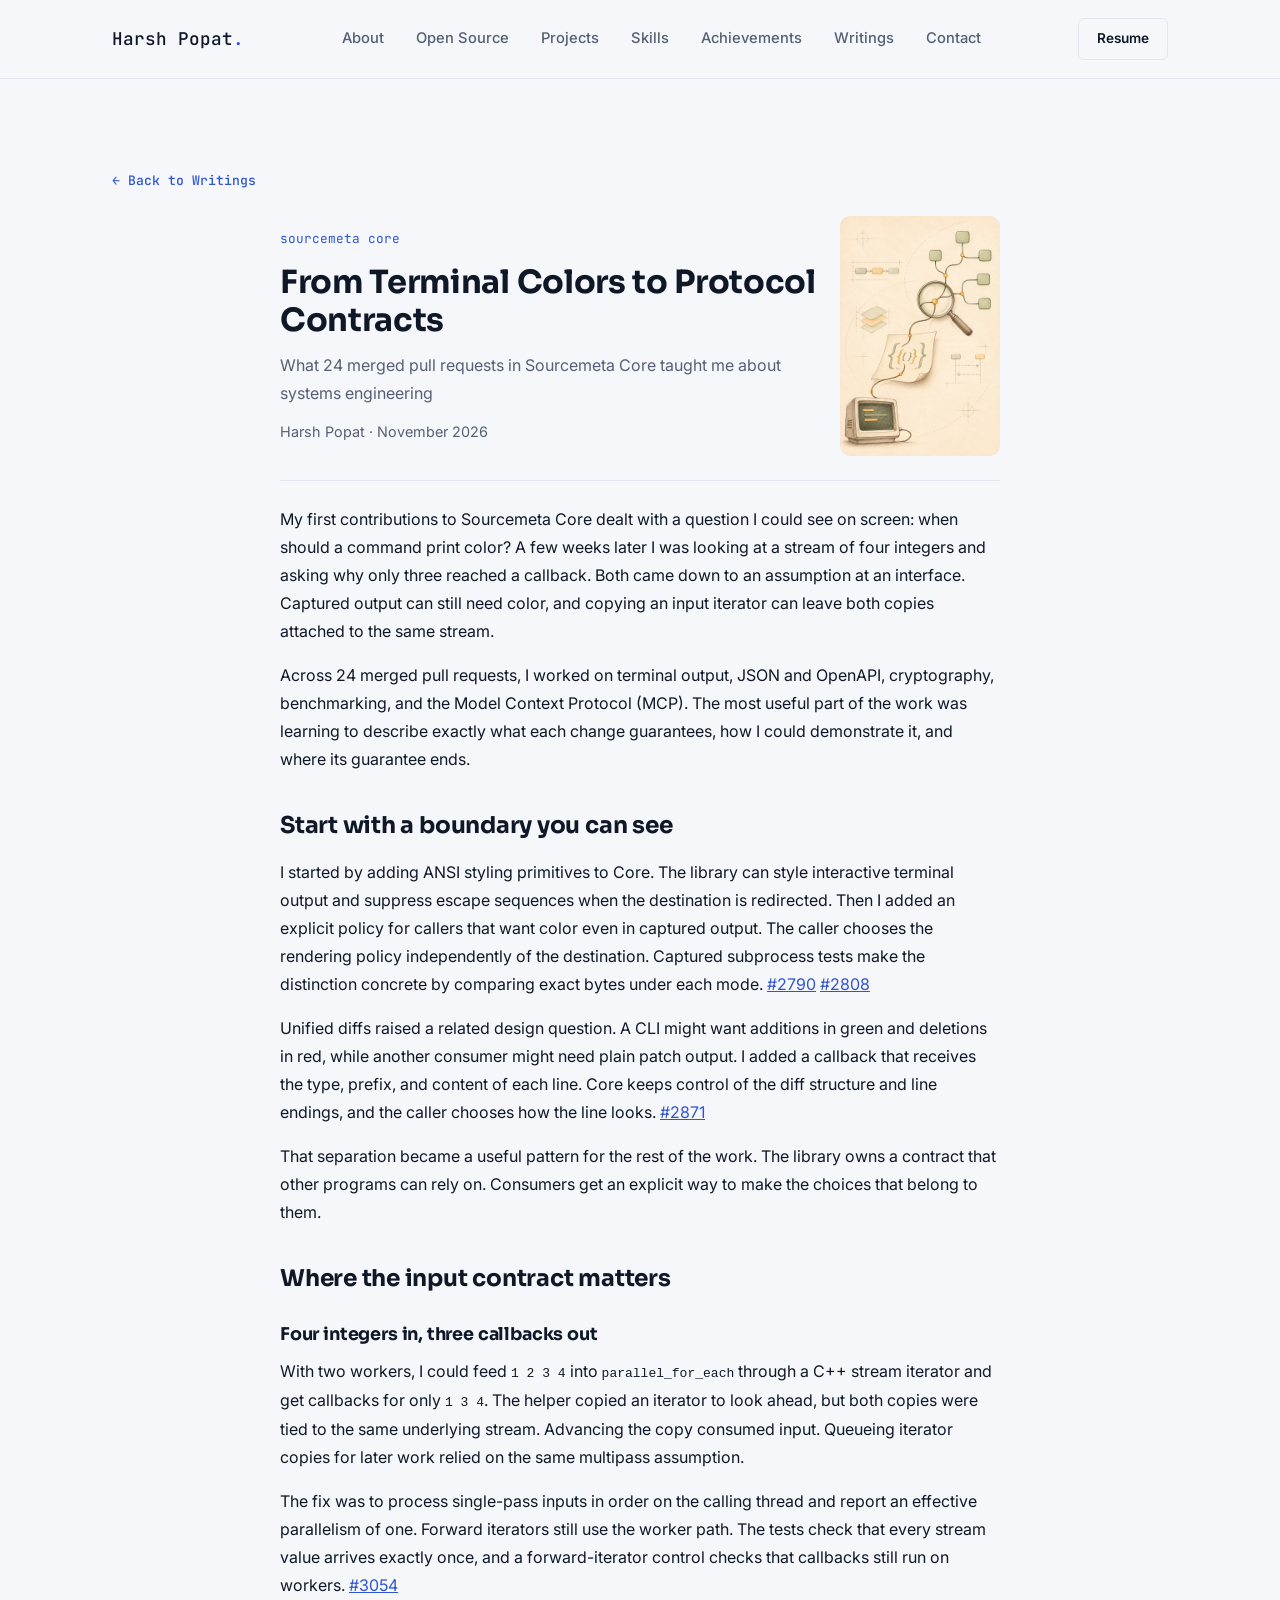
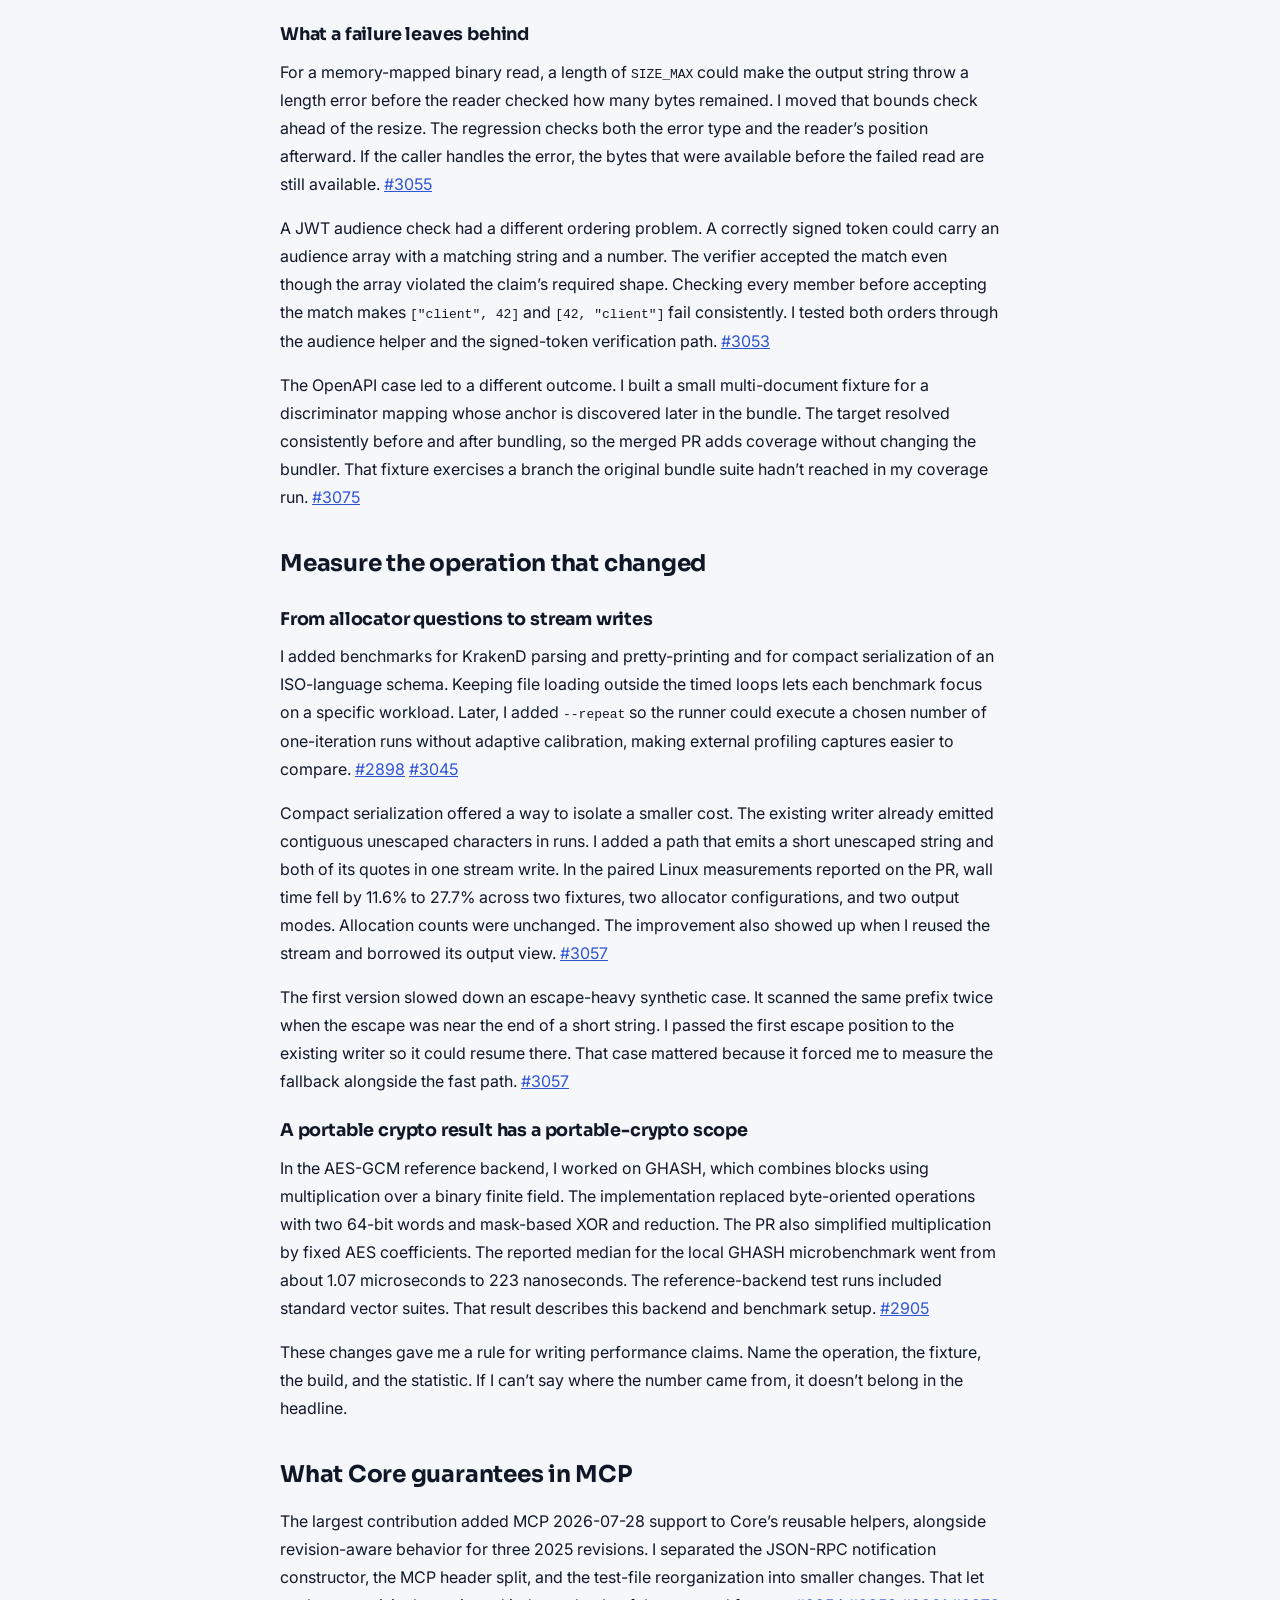
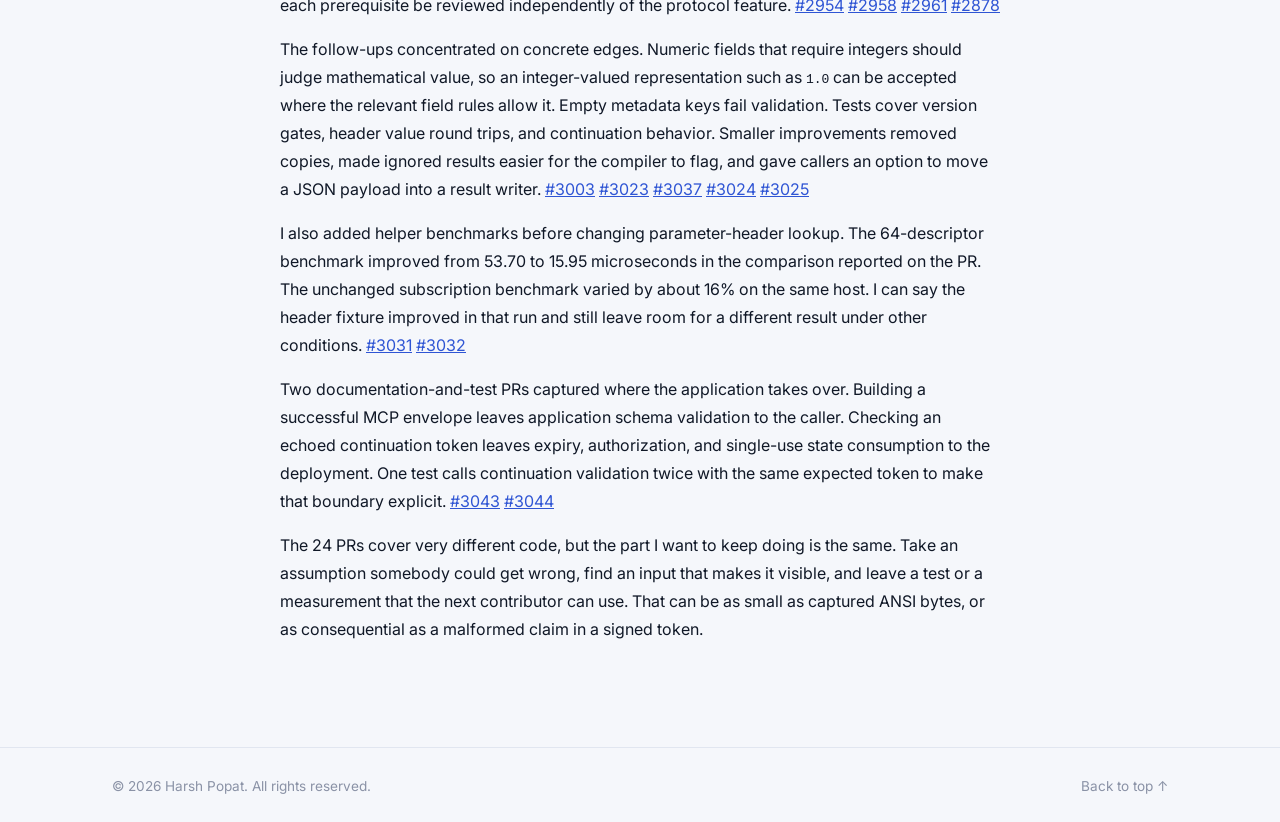
<file: sourcemeta-core-contributions.html>
<!DOCTYPE html>
<html lang="en">
<head>
  <meta charset="UTF-8">
  <meta name="viewport" content="width=device-width, initial-scale=1.0">
  <title>From Terminal Colors to Protocol Contracts | Harsh Popat</title>
  <meta name="description" content="Lessons from 24 merged Sourcemeta Core pull requests, from terminal styling to JSON performance, cryptography, and the Model Context Protocol.">
  <link rel="canonical" href="https://harshpopat.vercel.app/sourcemeta-core-contributions.html">
  <meta property="og:title" content="From Terminal Colors to Protocol Contracts | Harsh Popat">
  <meta property="og:description" content="Lessons from 24 merged Sourcemeta Core pull requests, from terminal styling to JSON performance, cryptography, and the Model Context Protocol.">
  <meta property="og:url" content="https://harshpopat.vercel.app/sourcemeta-core-contributions.html">
  <meta property="og:type" content="article">
  <meta property="og:image" content="https://harshpopat.vercel.app/images/sourcemeta-core-illustration.webp">
  <meta property="og:image:alt" content="Pencil drawing of a terminal connected to braces and a branching diagram on cream paper">
  <link rel="preconnect" href="https://fonts.googleapis.com">
  <link rel="preconnect" href="https://fonts.gstatic.com" crossorigin>
  <link href="https://fonts.googleapis.com/css2?family=Sora:wght@400;500;600;700;800&amp;family=Inter:wght@400;500;600&amp;family=JetBrains+Mono:wght@400;500&amp;display=swap" rel="stylesheet">
  <link rel="stylesheet" href="style.css">
</head>
<body>
<header class="site-header" id="top">
  <div class="header-inner">
    <a href="index.html" class="logo">Harsh Popat<span class="logo-dot">.</span></a>
    <nav class="nav" id="nav" aria-label="Main navigation">
      <a href="about.html">About</a>
      <a href="open-source.html">Open Source</a>
      <a href="projects.html">Projects</a>
      <a href="skills.html">Skills</a>
      <a href="achievements.html">Achievements</a>
      <a href="writings.html" aria-current="location">Writings</a>
      <a href="contact.html">Contact</a>
    </nav>
    <div class="header-actions">
      <a href="Harsh_Popat_Resume.pdf" class="btn btn-ghost" download>Resume</a>
      <button class="nav-toggle" id="navToggle" type="button" aria-label="Toggle menu" aria-expanded="false" aria-controls="nav">
        <span></span><span></span><span></span>
      </button>
    </div>
  </div>
</header>

<main class="section">
  <div class="section-inner">
    <a class="project-link" href="writings.html">← Back to Writings</a>
    <article class="writing-article">
      <header class="writing-article-header">
        <div>
          <p class="eyebrow">Sourcemeta Core</p>
          <h1>From Terminal Colors to Protocol Contracts</h1>
          <p class="writing-subtitle">What 24 merged pull requests in Sourcemeta Core taught me about systems engineering</p>
          <p class="writing-byline">Harsh Popat · November 2026</p>
        </div>
        <img src="images/sourcemeta-core-illustration.webp" width="768" height="1152" alt="Pencil drawing of a terminal connected to braces and a branching diagram on cream paper">
      </header>
      <p>My first contributions to Sourcemeta Core dealt with a question I could see on screen: when should a command print color? A few weeks later I was looking at a stream of four integers and asking why only three reached a callback. Both came down to an assumption at an interface. Captured output can still need color, and copying an input iterator can leave both copies attached to the same stream.</p>
      <p>Across 24 merged pull requests, I worked on terminal output, JSON and OpenAPI, cryptography, benchmarking, and the Model Context Protocol (MCP). The most useful part of the work was learning to describe exactly what each change guarantees, how I could demonstrate it, and where its guarantee ends.</p>
      <h2>Start with a boundary you can see</h2>
      <p>I started by adding ANSI styling primitives to Core. The library can style interactive terminal output and suppress escape sequences when the destination is redirected. Then I added an explicit policy for callers that want color even in captured output. The caller chooses the rendering policy independently of the destination. Captured subprocess tests make the distinction concrete by comparing exact bytes under each mode. <a href="https://github.com/sourcemeta/core/pull/2790">#2790</a> <a href="https://github.com/sourcemeta/core/pull/2808">#2808</a></p>
      <p>Unified diffs raised a related design question. A CLI might want additions in green and deletions in red, while another consumer might need plain patch output. I added a callback that receives the type, prefix, and content of each line. Core keeps control of the diff structure and line endings, and the caller chooses how the line looks. <a href="https://github.com/sourcemeta/core/pull/2871">#2871</a></p>
      <p>That separation became a useful pattern for the rest of the work. The library owns a contract that other programs can rely on. Consumers get an explicit way to make the choices that belong to them.</p>
      <h2>Where the input contract matters</h2>
      <h3>Four integers in, three callbacks out</h3>
      <p>With two workers, I could feed <code>1 2 3 4</code> into <code>parallel_for_each</code> through a C++ stream iterator and get callbacks for only <code>1 3 4</code>. The helper copied an iterator to look ahead, but both copies were tied to the same underlying stream. Advancing the copy consumed input. Queueing iterator copies for later work relied on the same multipass assumption.</p>
      <p>The fix was to process single-pass inputs in order on the calling thread and report an effective parallelism of one. Forward iterators still use the worker path. The tests check that every stream value arrives exactly once, and a forward-iterator control checks that callbacks still run on workers. <a href="https://github.com/sourcemeta/core/pull/3054">#3054</a></p>
      <h3>What a failure leaves behind</h3>
      <p>For a memory-mapped binary read, a length of <code>SIZE_MAX</code> could make the output string throw a length error before the reader checked how many bytes remained. I moved that bounds check ahead of the resize. The regression checks both the error type and the reader’s position afterward. If the caller handles the error, the bytes that were available before the failed read are still available. <a href="https://github.com/sourcemeta/core/pull/3055">#3055</a></p>
      <p>A JWT audience check had a different ordering problem. A correctly signed token could carry an audience array with a matching string and a number. The verifier accepted the match even though the array violated the claim’s required shape. Checking every member before accepting the match makes <code>["client", 42]</code> and <code>[42, "client"]</code> fail consistently. I tested both orders through the audience helper and the signed-token verification path. <a href="https://github.com/sourcemeta/core/pull/3053">#3053</a></p>
      <p>The OpenAPI case led to a different outcome. I built a small multi-document fixture for a discriminator mapping whose anchor is discovered later in the bundle. The target resolved consistently before and after bundling, so the merged PR adds coverage without changing the bundler. That fixture exercises a branch the original bundle suite hadn’t reached in my coverage run. <a href="https://github.com/sourcemeta/core/pull/3075">#3075</a></p>
      <h2>Measure the operation that changed</h2>
      <h3>From allocator questions to stream writes</h3>
      <p>I added benchmarks for KrakenD parsing and pretty-printing and for compact serialization of an ISO-language schema. Keeping file loading outside the timed loops lets each benchmark focus on a specific workload. Later, I added <code>--repeat</code> so the runner could execute a chosen number of one-iteration runs without adaptive calibration, making external profiling captures easier to compare. <a href="https://github.com/sourcemeta/core/pull/2898">#2898</a> <a href="https://github.com/sourcemeta/core/pull/3045">#3045</a></p>
      <p>Compact serialization offered a way to isolate a smaller cost. The existing writer already emitted contiguous unescaped characters in runs. I added a path that emits a short unescaped string and both of its quotes in one stream write. In the paired Linux measurements reported on the PR, wall time fell by 11.6% to 27.7% across two fixtures, two allocator configurations, and two output modes. Allocation counts were unchanged. The improvement also showed up when I reused the stream and borrowed its output view. <a href="https://github.com/sourcemeta/core/pull/3057">#3057</a></p>
      <p>The first version slowed down an escape-heavy synthetic case. It scanned the same prefix twice when the escape was near the end of a short string. I passed the first escape position to the existing writer so it could resume there. That case mattered because it forced me to measure the fallback alongside the fast path. <a href="https://github.com/sourcemeta/core/pull/3057">#3057</a></p>
      <h3>A portable crypto result has a portable-crypto scope</h3>
      <p>In the AES-GCM reference backend, I worked on GHASH, which combines blocks using multiplication over a binary finite field. The implementation replaced byte-oriented operations with two 64-bit words and mask-based XOR and reduction. The PR also simplified multiplication by fixed AES coefficients. The reported median for the local GHASH microbenchmark went from about 1.07 microseconds to 223 nanoseconds. The reference-backend test runs included standard vector suites. That result describes this backend and benchmark setup. <a href="https://github.com/sourcemeta/core/pull/2905">#2905</a></p>
      <p>These changes gave me a rule for writing performance claims. Name the operation, the fixture, the build, and the statistic. If I can’t say where the number came from, it doesn’t belong in the headline.</p>
      <h2>What Core guarantees in MCP</h2>
      <p>The largest contribution added MCP 2026-07-28 support to Core’s reusable helpers, alongside revision-aware behavior for three 2025 revisions. I separated the JSON-RPC notification constructor, the MCP header split, and the test-file reorganization into smaller changes. That let each prerequisite be reviewed independently of the protocol feature. <a href="https://github.com/sourcemeta/core/pull/2954">#2954</a> <a href="https://github.com/sourcemeta/core/pull/2958">#2958</a> <a href="https://github.com/sourcemeta/core/pull/2961">#2961</a> <a href="https://github.com/sourcemeta/core/pull/2878">#2878</a></p>
      <p>The follow-ups concentrated on concrete edges. Numeric fields that require integers should judge mathematical value, so an integer-valued representation such as <code>1.0</code> can be accepted where the relevant field rules allow it. Empty metadata keys fail validation. Tests cover version gates, header value round trips, and continuation behavior. Smaller improvements removed copies, made ignored results easier for the compiler to flag, and gave callers an option to move a JSON payload into a result writer. <a href="https://github.com/sourcemeta/core/pull/3003">#3003</a> <a href="https://github.com/sourcemeta/core/pull/3023">#3023</a> <a href="https://github.com/sourcemeta/core/pull/3037">#3037</a> <a href="https://github.com/sourcemeta/core/pull/3024">#3024</a> <a href="https://github.com/sourcemeta/core/pull/3025">#3025</a></p>
      <p>I also added helper benchmarks before changing parameter-header lookup. The 64-descriptor benchmark improved from 53.70 to 15.95 microseconds in the comparison reported on the PR. The unchanged subscription benchmark varied by about 16% on the same host. I can say the header fixture improved in that run and still leave room for a different result under other conditions. <a href="https://github.com/sourcemeta/core/pull/3031">#3031</a> <a href="https://github.com/sourcemeta/core/pull/3032">#3032</a></p>
      <p>Two documentation-and-test PRs captured where the application takes over. Building a successful MCP envelope leaves application schema validation to the caller. Checking an echoed continuation token leaves expiry, authorization, and single-use state consumption to the deployment. One test calls continuation validation twice with the same expected token to make that boundary explicit. <a href="https://github.com/sourcemeta/core/pull/3043">#3043</a> <a href="https://github.com/sourcemeta/core/pull/3044">#3044</a></p>
      <p>The 24 PRs cover very different code, but the part I want to keep doing is the same. Take an assumption somebody could get wrong, find an input that makes it visible, and leave a test or a measurement that the next contributor can use. That can be as small as captured ANSI bytes, or as consequential as a malformed claim in a signed token.</p>
    </article>
  </div>
</main>

<footer class="site-footer">
  <div class="section-inner footer-inner">
    <span>© <span id="year"></span> Harsh Popat. All rights reserved.</span>
    <a href="#top">Back to top ↑</a>
  </div>
</footer>
<script src="script.js"></script>
</body>
</html>
</file>
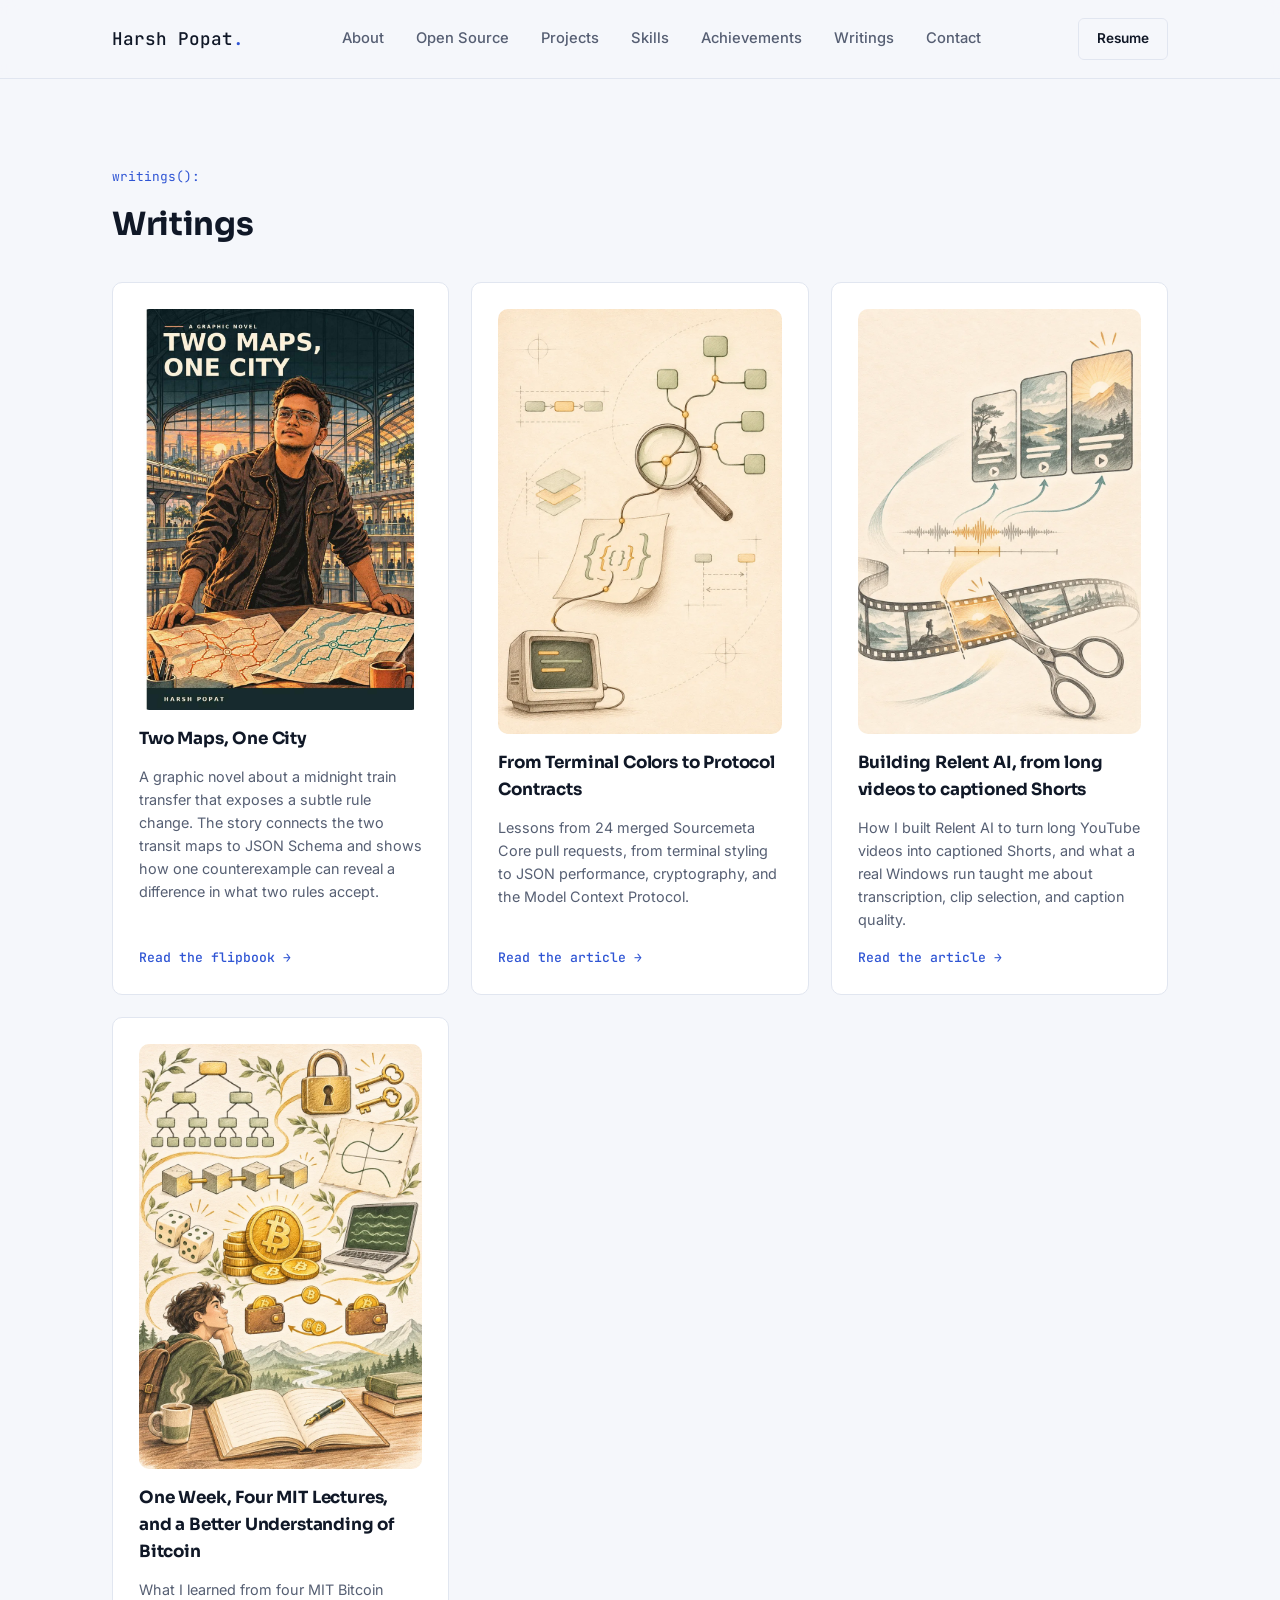
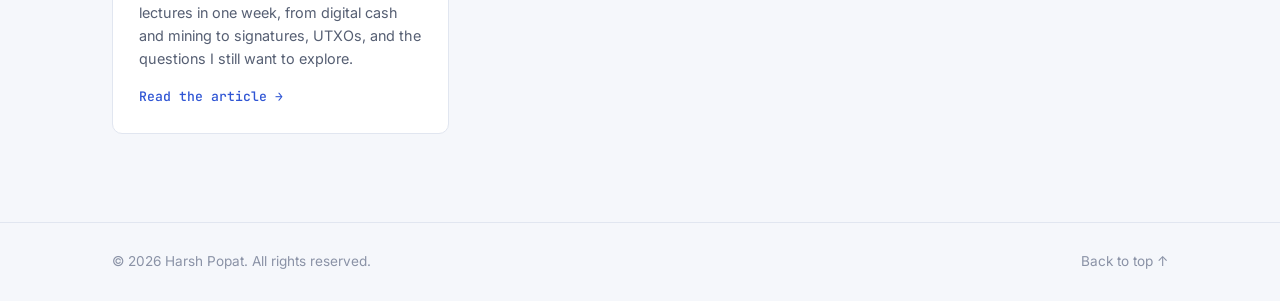
<file: writings.html>
<!DOCTYPE html>
<html lang="en">
<head>
  <meta charset="UTF-8">
  <meta name="viewport" content="width=device-width, initial-scale=1.0">
  <title>Writings | Harsh Popat</title>
  <meta name="description" content="Books and technical writing by Harsh Popat, including Two Maps, One City and lessons from contributing to Sourcemeta Core.">
  <link rel="canonical" href="https://harshpopat.vercel.app/writings.html">
  <meta property="og:title" content="Writings | Harsh Popat">
  <meta property="og:description" content="Books and technical writing by Harsh Popat, including Two Maps, One City and lessons from contributing to Sourcemeta Core.">
  <meta property="og:url" content="https://harshpopat.vercel.app/writings.html">
  <meta property="og:type" content="website">
  <link rel="preconnect" href="https://fonts.googleapis.com">
  <link rel="preconnect" href="https://fonts.gstatic.com" crossorigin>
  <link href="https://fonts.googleapis.com/css2?family=Sora:wght@400;500;600;700;800&amp;family=Inter:wght@400;500;600&amp;family=JetBrains+Mono:wght@400;500&amp;display=swap" rel="stylesheet">
  <link rel="stylesheet" href="style.css">
</head>
<body>
<header class="site-header" id="top">
  <div class="header-inner">
    <a href="index.html" class="logo">Harsh Popat<span class="logo-dot">.</span></a>
    <nav class="nav" id="nav" aria-label="Main navigation">
      <a href="about.html">About</a>
      <a href="open-source.html">Open Source</a>
      <a href="projects.html">Projects</a>
      <a href="skills.html">Skills</a>
      <a href="achievements.html">Achievements</a>
      <a href="writings.html" aria-current="page">Writings</a>
      <a href="contact.html">Contact</a>
    </nav>
    <div class="header-actions">
      <a href="Harsh_Popat_Resume.pdf" class="btn btn-ghost" download>Resume</a>
      <button class="nav-toggle" id="navToggle" type="button" aria-label="Toggle menu" aria-expanded="false" aria-controls="nav">
        <span></span><span></span><span></span>
      </button>
    </div>
  </div>
</header>

<main>
  <section class="section">
    <div class="section-inner">
      <p class="eyebrow">writings():</p>
      <h1>Writings</h1>
      <div class="projects-grid">
        <a class="project-card writing-card" href="https://heyzine.com/flip-book/d216cf383a.html">
          <img src="images/two-maps-one-city-cover.jpg" width="990" height="1400"
               alt="Illustrated cover showing Harsh at a railway station with two transit maps">
          <h2>Two Maps, One City</h2>
          <p>A graphic novel about a midnight train transfer that exposes a subtle rule change. The story connects the two transit maps to JSON Schema and shows how one counterexample can reveal a difference in what two rules accept.</p>
          <span class="project-link">Read the flipbook →</span>
        </a>
        <a class="project-card writing-card" href="sourcemeta-core-contributions.html">
          <img src="images/sourcemeta-core-illustration.webp" width="768" height="1152"
               alt="Pencil drawing of a terminal connected to braces and a branching diagram on cream paper">
          <h2>From Terminal Colors to Protocol Contracts</h2>
          <p>Lessons from 24 merged Sourcemeta Core pull requests, from terminal styling to JSON performance, cryptography, and the Model Context Protocol.</p>
          <span class="project-link">Read the article →</span>
        </a>
        <a class="project-card writing-card" href="relent-ai.html">
          <img src="images/relent-ai-illustration.webp" width="768" height="1152"
               alt="Hand-drawn filmstrip and scissors connected to three captioned vertical clips on cream paper">
          <h2>Building Relent AI, from long videos to captioned Shorts</h2>
          <p>How I built Relent AI to turn long YouTube videos into captioned Shorts, and what a real Windows run taught me about transcription, clip selection, and caption quality.</p>
          <span class="project-link">Read the article →</span>
        </a>
        <a class="project-card writing-card" href="bitcoin-lectures.html">
          <img src="images/bitcoin-lectures.webp" width="768" height="1152" alt="Cream-paper illustration of Bitcoin coins, a Merkle tree, keys, blocks, dice, wallets, and a student notebook">
          <h2>One Week, Four MIT Lectures, and a Better Understanding of Bitcoin</h2>
          <p>What I learned from four MIT Bitcoin lectures in one week, from digital cash and mining to signatures, UTXOs, and the questions I still want to explore.</p>
          <span class="project-link">Read the article →</span>
        </a>
      </div>
    </div>
  </section>
</main>

<footer class="site-footer">
  <div class="section-inner footer-inner">
    <span>© <span id="year"></span> Harsh Popat. All rights reserved.</span>
    <a href="#top">Back to top ↑</a>
  </div>
</footer>
<script src="script.js"></script>
</body>
</html>
</file>
<file: style.css>
/* ==========================================================
   Harsh Popat — Portfolio
   Clean, professional, static (no motion/animation)
   ========================================================== */

:root {
  /* Color */
  --bg:            #F5F7FB;
  --bg-alt:        #ECF0F7;
  --surface:       #FFFFFF;
  --border:        #E1E6F0;
  --text:          #101827;
  --text-soft:     #565F73;
  --text-faint:    #8A92A6;
  --accent:        #2F55D4;
  --accent-soft:   #EEF1FD;
  --code-bg:       #0E1424;
  --code-border:   #232B45;

  /* Type */
  --font-display: 'Sora', sans-serif;
  --font-body: 'Inter', sans-serif;
  --font-mono: 'JetBrains Mono', monospace;

  /* Layout */
  --max-w: 1120px;
  --radius: 10px;
}

* { box-sizing: border-box; margin: 0; padding: 0; }

html {
  scroll-behavior: smooth;
}

body {
  font-family: var(--font-body);
  background: var(--bg);
  color: var(--text);
  line-height: 1.6;
  -webkit-font-smoothing: antialiased;
}

img { max-width: 100%; display: block; }

a {
  color: inherit;
  text-decoration: none;
}

ul { list-style: none; }

.section-inner {
  max-width: var(--max-w);
  margin: 0 auto;
  padding: 0 32px;
}

h1, h2, h3 {
  font-family: var(--font-display);
  letter-spacing: -0.01em;
  color: var(--text);
}

.eyebrow {
  font-family: var(--font-mono);
  font-size: 0.8rem;
  color: var(--accent);
  text-transform: lowercase;
  margin-bottom: 12px;
}

.eyebrow-spaced { margin-top: 36px; }

h2 {
  font-size: 2rem;
  font-weight: 700;
  margin-bottom: 32px;
}

/* Focus visibility for accessibility */
a:focus-visible,
button:focus-visible {
  outline: 2px solid var(--accent);
  outline-offset: 3px;
}

/* ===================== BUTTONS ===================== */
.btn {
  display: inline-block;
  font-family: var(--font-body);
  font-weight: 600;
  font-size: 0.92rem;
  padding: 12px 22px;
  border-radius: 6px;
  border: 1px solid transparent;
}

.btn-primary {
  background: var(--accent);
  color: #fff;
  border-color: var(--accent);
}
.btn-primary:hover { background: #23409E; border-color: #23409E; }

.btn-outline {
  border-color: var(--border);
  color: var(--text);
  background: transparent;
}
.btn-outline:hover { border-color: var(--accent); color: var(--accent); }

.btn-ghost {
  color: var(--text);
  border: 1px solid var(--border);
  padding: 9px 18px;
  font-size: 0.85rem;
}
.btn-ghost:hover { border-color: var(--accent); color: var(--accent); }

/* ===================== HEADER ===================== */
.site-header {
  position: sticky;
  top: 0;
  z-index: 50;
  background: rgba(245, 247, 251, 0.9);
  backdrop-filter: blur(8px);
  border-bottom: 1px solid var(--border);
}

.header-inner {
  max-width: var(--max-w);
  margin: 0 auto;
  padding: 18px 32px;
  display: flex;
  align-items: center;
  justify-content: space-between;
}

.logo {
  font-family: var(--font-mono);
  font-weight: 500;
  font-size: 1.1rem;
  color: var(--text);
}
.logo-dot { color: var(--accent); }

.nav {
  display: flex;
  gap: 32px;
}
.nav a {
  font-size: 0.92rem;
  font-weight: 500;
  color: var(--text-soft);
}
.nav a:hover { color: var(--accent); }

.header-actions {
  display: flex;
  align-items: center;
  gap: 14px;
}

.nav-toggle {
  display: none;
  flex-direction: column;
  justify-content: center;
  gap: 5px;
  width: 32px;
  height: 32px;
  background: none;
  border: none;
  cursor: pointer;
}
.nav-toggle span {
  width: 100%;
  height: 2px;
  background: var(--text);
  display: block;
}

/* ===================== HERO ===================== */
.hero {
  padding: 88px 0 96px;
}

.hero-inner {
  max-width: var(--max-w);
  margin: 0 auto;
  padding: 0 32px;
  display: grid;
  grid-template-columns: 1.1fr 0.9fr;
  gap: 64px;
  align-items: center;
}

.hero-text h1 {
  font-size: 3.4rem;
  font-weight: 800;
  line-height: 1.05;
  margin-bottom: 10px;
}

.hero-role {
  font-family: var(--font-mono);
  font-size: 1.05rem;
  color: var(--accent);
  margin-bottom: 20px;
}

.hero-desc {
  color: var(--text-soft);
  font-size: 1.02rem;
  max-width: 46ch;
  margin-bottom: 32px;
}

.hero-cta {
  display: flex;
  gap: 14px;
  margin-bottom: 40px;
}

.hero-meta {
  display: flex;
  flex-wrap: wrap;
  gap: 28px;
  border-top: 1px solid var(--border);
  padding-top: 22px;
}
.hero-meta li {
  font-size: 0.92rem;
  color: var(--text);
  display: flex;
  flex-direction: column;
  gap: 4px;
}
.meta-label {
  font-family: var(--font-mono);
  font-size: 0.72rem;
  color: var(--text-faint);
  text-transform: uppercase;
  letter-spacing: 0.04em;
}

/* --- Signature element: code card --- */
.code-card {
  background: var(--code-bg);
  border: 1px solid var(--code-border);
  border-radius: var(--radius);
  overflow: hidden;
  box-shadow: 0 20px 40px -20px rgba(14, 20, 36, 0.45);
}

.code-card-head {
  display: flex;
  align-items: center;
  gap: 8px;
  padding: 12px 16px;
  border-bottom: 1px solid var(--code-border);
}

.dot { width: 10px; height: 10px; border-radius: 50%; display: inline-block; }
.dot-r { background: #FF5F57; }
.dot-y { background: #FEBC2E; }
.dot-g { background: #28C840; }

.code-filename {
  font-family: var(--font-mono);
  font-size: 0.78rem;
  color: var(--text-faint);
  margin-left: 8px;
}

.code-body {
  padding: 22px 20px;
  font-family: var(--font-mono);
  font-size: 0.87rem;
  line-height: 1.75;
  overflow-x: auto;
  color: #C7CEE0;
}

.tok-kw  { color: #FF7AB2; }
.tok-cls { color: #6FD3FF; }
.tok-fn  { color: #6FD3FF; }
.tok-var { color: #C7CEE0; }
.tok-str { color: #B7F09C; }

/* ===================== SECTIONS ===================== */
.section {
  padding: 88px 0;
  border-bottom: 1px solid var(--border);
}
.section-alt {
  background: var(--bg-alt);
}

/* ===================== ABOUT ===================== */
.about-grid {
  display: grid;
  grid-template-columns: 300px 1fr;
  gap: 56px;
  align-items: start;
}

.about-photo img {
  width: 100%;
  aspect-ratio: 4 / 5;
  object-fit: cover;
  border-radius: var(--radius);
  border: 1px solid var(--border);
}

.about-text p {
  color: var(--text-soft);
  margin-bottom: 16px;
  max-width: 62ch;
}

.about-facts {
  display: grid;
  grid-template-columns: repeat(3, 1fr);
  gap: 24px;
  margin-top: 32px;
  border-top: 1px solid var(--border);
  padding-top: 28px;
}
.fact { display: flex; flex-direction: column; gap: 6px; }
.fact-num {
  font-family: var(--font-display);
  font-size: 2rem;
  font-weight: 700;
  color: var(--accent);
}
.fact-label {
  font-size: 0.85rem;
  color: var(--text-soft);
}

/* ===================== SKILLS ===================== */
.skills-grid {
  display: grid;
  grid-template-columns: repeat(3, 1fr);
  gap: 20px;
}

.skill-card {
  background: var(--surface);
  border: 1px solid var(--border);
  border-radius: var(--radius);
  padding: 22px;
}
.skill-card h3 {
  font-size: 1rem;
  font-weight: 600;
  margin-bottom: 14px;
}

.tags {
  display: flex;
  flex-wrap: wrap;
  gap: 8px;
}
.tag {
  font-family: var(--font-mono);
  font-size: 0.76rem;
  color: var(--accent);
  background: var(--accent-soft);
  border: 1px solid #DDE4FA;
  padding: 5px 10px;
  border-radius: 5px;
}

/* ===================== EXPERIENCE ===================== */
.exp-item {
  border: 1px solid var(--border);
  border-radius: var(--radius);
  background: var(--surface);
  padding: 30px 32px;
}
.exp-head {
  display: flex;
  justify-content: space-between;
  align-items: baseline;
  flex-wrap: wrap;
  gap: 10px;
  margin-bottom: 18px;
  border-bottom: 1px solid var(--border);
  padding-bottom: 18px;
}
.exp-item h3 { font-size: 1.15rem; }
.exp-sub { color: var(--text-soft); font-size: 0.92rem; margin-top: 2px; }
.exp-date {
  font-family: var(--font-mono);
  font-size: 0.82rem;
  color: var(--text-faint);
}
.exp-list li {
  position: relative;
  padding-left: 20px;
  color: var(--text-soft);
  margin-bottom: 12px;
  font-size: 0.95rem;
}
.exp-list li::before {
  content: "";
  position: absolute;
  left: 0;
  top: 9px;
  width: 6px;
  height: 6px;
  background: var(--accent);
  border-radius: 50%;
}

/* ===================== PROJECTS ===================== */
.projects-grid {
  display: grid;
  grid-template-columns: repeat(3, 1fr);
  gap: 22px;
}

.project-card {
  background: var(--surface);
  border: 1px solid var(--border);
  border-radius: var(--radius);
  padding: 26px;
  display: flex;
  flex-direction: column;
}
.project-card h3 {
  font-size: 1.05rem;
  margin-bottom: 12px;
}
.project-card p {
  color: var(--text-soft);
  font-size: 0.9rem;
  margin-bottom: 16px;
  flex-grow: 1;
}
.project-card .tags { margin-bottom: 18px; }

.project-link {
  font-family: var(--font-mono);
  font-size: 0.82rem;
  color: var(--accent);
  font-weight: 500;
}
.project-link:hover { text-decoration: underline; }

/* ===================== CERTIFICATIONS ===================== */
.cert-list {
  display: grid;
  grid-template-columns: repeat(2, 1fr);
  gap: 14px 32px;
}
.cert-list li {
  position: relative;
  padding-left: 20px;
  font-size: 0.95rem;
  color: var(--text);
  border-bottom: 1px solid var(--border);
  padding-bottom: 14px;
}
.cert-list li::before {
  content: "✓";
  position: absolute;
  left: 0;
  top: 0;
  color: var(--accent);
  font-weight: 700;
}

/* ===================== ACHIEVEMENTS / EDUCATION ===================== */
.two-col {
  display: grid;
  grid-template-columns: 1.2fr 0.8fr;
  gap: 56px;
}

.plain-list li {
  position: relative;
  padding-left: 20px;
  color: var(--text-soft);
  margin-bottom: 10px;
  font-size: 0.95rem;
}
.plain-list li::before {
  content: "";
  position: absolute;
  left: 0;
  top: 9px;
  width: 6px;
  height: 6px;
  background: var(--accent);
  border-radius: 50%;
}
.plain-list.two-cols {
  columns: 2;
  column-gap: 24px;
}

.edu-card {
  background: var(--surface);
  border: 1px solid var(--border);
  border-radius: var(--radius);
  padding: 26px;
}
.edu-card h3 { font-size: 1.05rem; margin-bottom: 6px; }
.edu-meta {
  display: flex;
  justify-content: space-between;
  margin-top: 18px;
  padding-top: 18px;
  border-top: 1px solid var(--border);
  font-family: var(--font-mono);
  font-size: 0.82rem;
  color: var(--text-faint);
}

/* ===================== CONTACT ===================== */
.contact { border-bottom: none; }
.contact-inner { text-align: center; }
.contact-inner .eyebrow { justify-self: center; }
.contact-desc {
  color: var(--text-soft);
  max-width: 55ch;
  margin: 0 auto 44px;
}

.contact-grid {
  display: grid;
  grid-template-columns: repeat(4, 1fr);
  gap: 18px;
  max-width: 900px;
  margin: 0 auto;
}

.contact-item {
  background: var(--surface);
  border: 1px solid var(--border);
  border-radius: var(--radius);
  padding: 22px 10px;
  display: flex;
  flex-direction: column;
  gap: 8px;
  text-align: left;
}
.contact-item:hover { border-color: var(--accent); }
.contact-item-static:hover { border-color: var(--border); }

.contact-label {
  font-family: var(--font-mono);
  font-size: 0.72rem;
  color: var(--text-faint);
  text-transform: uppercase;
  letter-spacing: 0.04em;
}
.contact-value {
  font-size: 0.9rem;
  font-weight: 600;
  word-break: break-word;
}

/* ===================== FOOTER ===================== */
.site-footer {
  padding: 28px 0;
}
.footer-inner {
  display: flex;
  justify-content: space-between;
  font-size: 0.85rem;
  color: var(--text-faint);
}
.footer-inner a:hover { color: var(--accent); }

/* ===================== RESPONSIVE ===================== */
@media (max-width: 960px) {
  .hero-inner { grid-template-columns: 1fr; }
  .hero-visual { order: -1; }
  .about-grid { grid-template-columns: 1fr; }
  .about-photo { max-width: 240px; }
  .skills-grid { grid-template-columns: repeat(2, 1fr); }
  .projects-grid { grid-template-columns: 1fr; }
  .two-col { grid-template-columns: 1fr; }
  .contact-grid { grid-template-columns: repeat(2, 1fr); }
}

@media (max-width: 800px) {
  .nav {
    position: absolute;
    top: 100%;
    left: 0;
    right: 0;
    background: var(--bg);
    border-bottom: 1px solid var(--border);
    flex-direction: column;
    padding: 20px 32px;
    gap: 16px;
    display: none;
  }
  .nav.open { display: flex; }
  .nav-toggle { display: flex; }
  .header-actions .btn-ghost { display: none; }
}

@media (max-width: 720px) {
  .hero { padding: 56px 0 64px; }
  .hero-text h1 { font-size: 2.4rem; }
  .hero-cta { flex-direction: column; }
  .hero-meta { gap: 18px; }

  h2 { font-size: 1.6rem; }
  .section { padding: 60px 0; }

  .about-facts { grid-template-columns: 1fr; }
  .cert-list { grid-template-columns: 1fr; }
  .plain-list.two-cols { columns: 1; }
  .contact-grid { grid-template-columns: 1fr; }
  .footer-inner { flex-direction: column; gap: 8px; text-align: center; }
}

/* Shared page headings and spacing for the existing card layouts. */
.section h1 {
  font-size: 2rem;
  margin-bottom: 32px;
}

.section-description {
  max-width: 65ch;
  margin-bottom: 24px;
  color: var(--text-soft);
}

.skill-card p {
  margin-bottom: 14px;
  color: var(--text-soft);
}

.skill-card .project-link {
  display: inline-block;
  margin-top: 14px;
}

main [id] { scroll-margin-top: 100px; }

@media (max-width: 960px) {
  .nav { gap: 14px; }
  .hero-visual { order: 0; }
}

@media (max-width: 720px) {
  .section h1 { font-size: 1.6rem; }
}

/* Writings cards share the project card layout. */
.writing-card {
  max-width: 360px;
}

.writing-card img {
  width: 100%;
  height: auto;
  border-radius: var(--radius);
  margin-bottom: 16px;
}

.writing-card h2 {
  font-size: 1.05rem;
  margin-bottom: 12px;
}

.writing-card:hover {
  border-color: var(--accent);
}

.writing-card:hover .project-link,
.writing-card:focus-visible .project-link {
  text-decoration: underline;
}

.writing-article {
  max-width: 72ch;
  margin: 24px auto 0;
  line-height: 1.75;
  overflow-wrap: anywhere;
}

.writing-article-header {
  display: grid;
  grid-template-columns: minmax(0, 1fr) minmax(0, 160px);
  align-items: center;
  gap: 24px;
  padding-bottom: 24px;
  margin-bottom: 24px;
  border-bottom: 1px solid var(--border);
}

.writing-article-header img {
  width: 100%;
  height: auto;
  border-radius: var(--radius);
}

.writing-article-header h1 {
  margin-bottom: 12px;
  line-height: 1.2;
}

.writing-subtitle,
.writing-byline {
  color: var(--text-soft);
}

.writing-byline {
  margin-top: 12px;
  font-size: 0.9rem;
}

.writing-article > h2 {
  margin: 32px 0 12px;
  font-size: 1.45rem;
}

.writing-article > h3 {
  margin: 20px 0 8px;
  font-size: 1.1rem;
}

.writing-article > p {
  margin-bottom: 16px;
}

.writing-article p a {
  color: var(--accent);
  text-decoration: underline;
}

@media (max-width: 520px) {
  .writing-article-header { grid-template-columns: 1fr; }
  .writing-article-header img { max-width: 160px; }
}

.writing-article table {
  width: 100%;
  margin: 20px 0;
  border-collapse: collapse;
}

.writing-article th,
.writing-article td {
  padding: 8px 12px;
  border: 1px solid var(--border);
  text-align: left;
  vertical-align: top;
}

.writing-article th {
  background: var(--bg-alt);
}
</file>
